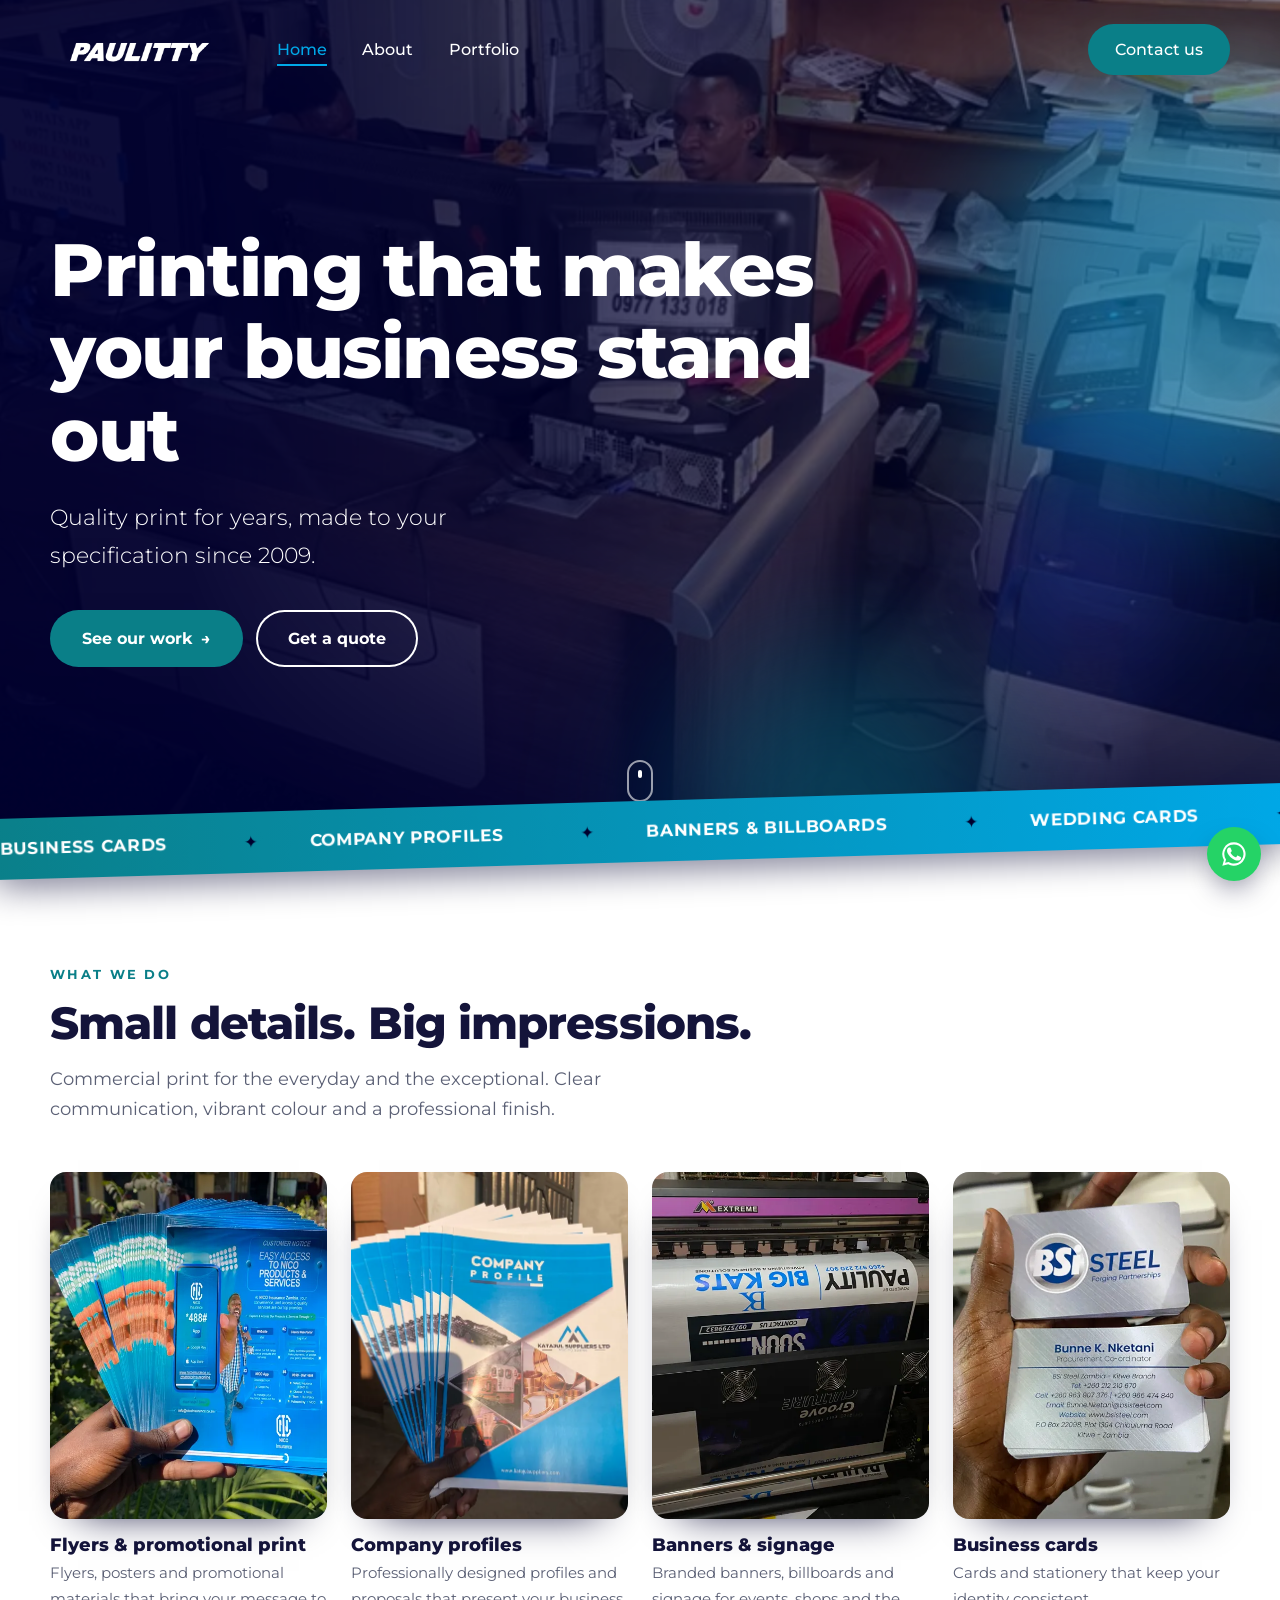
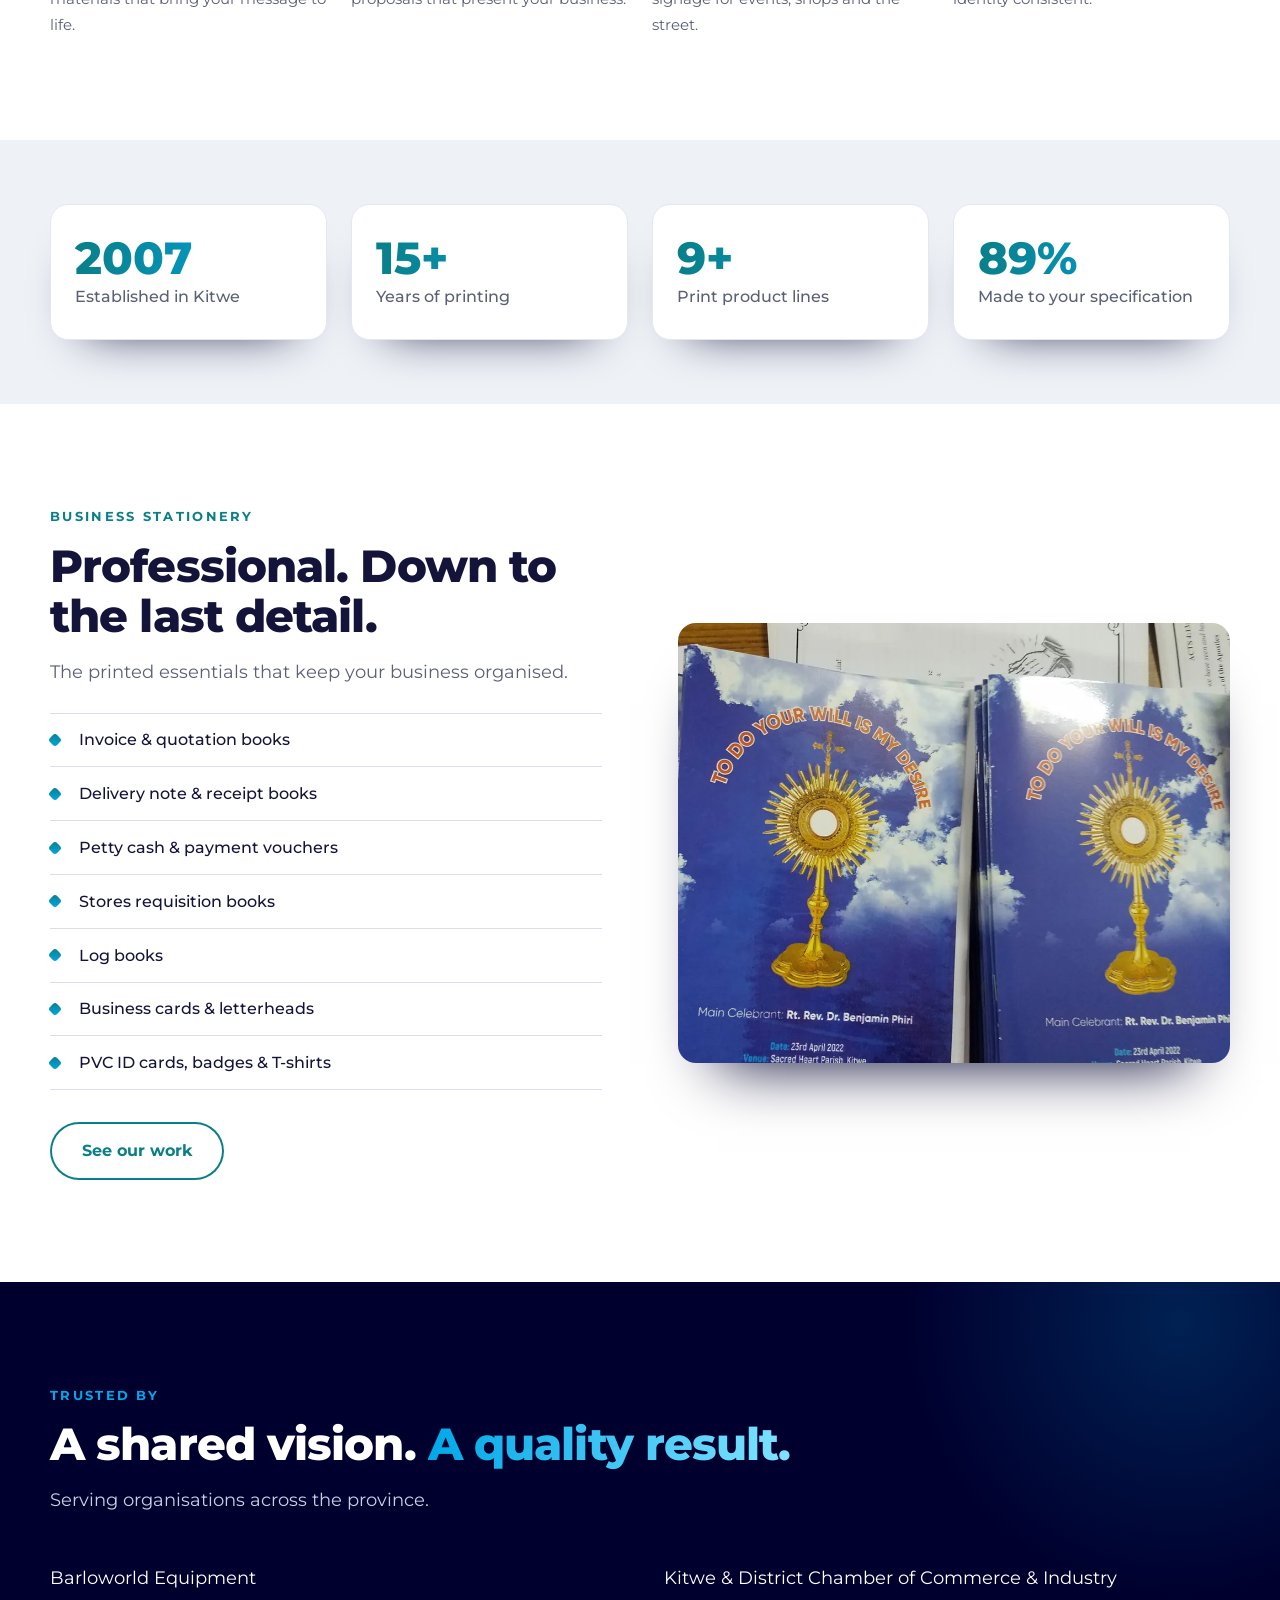
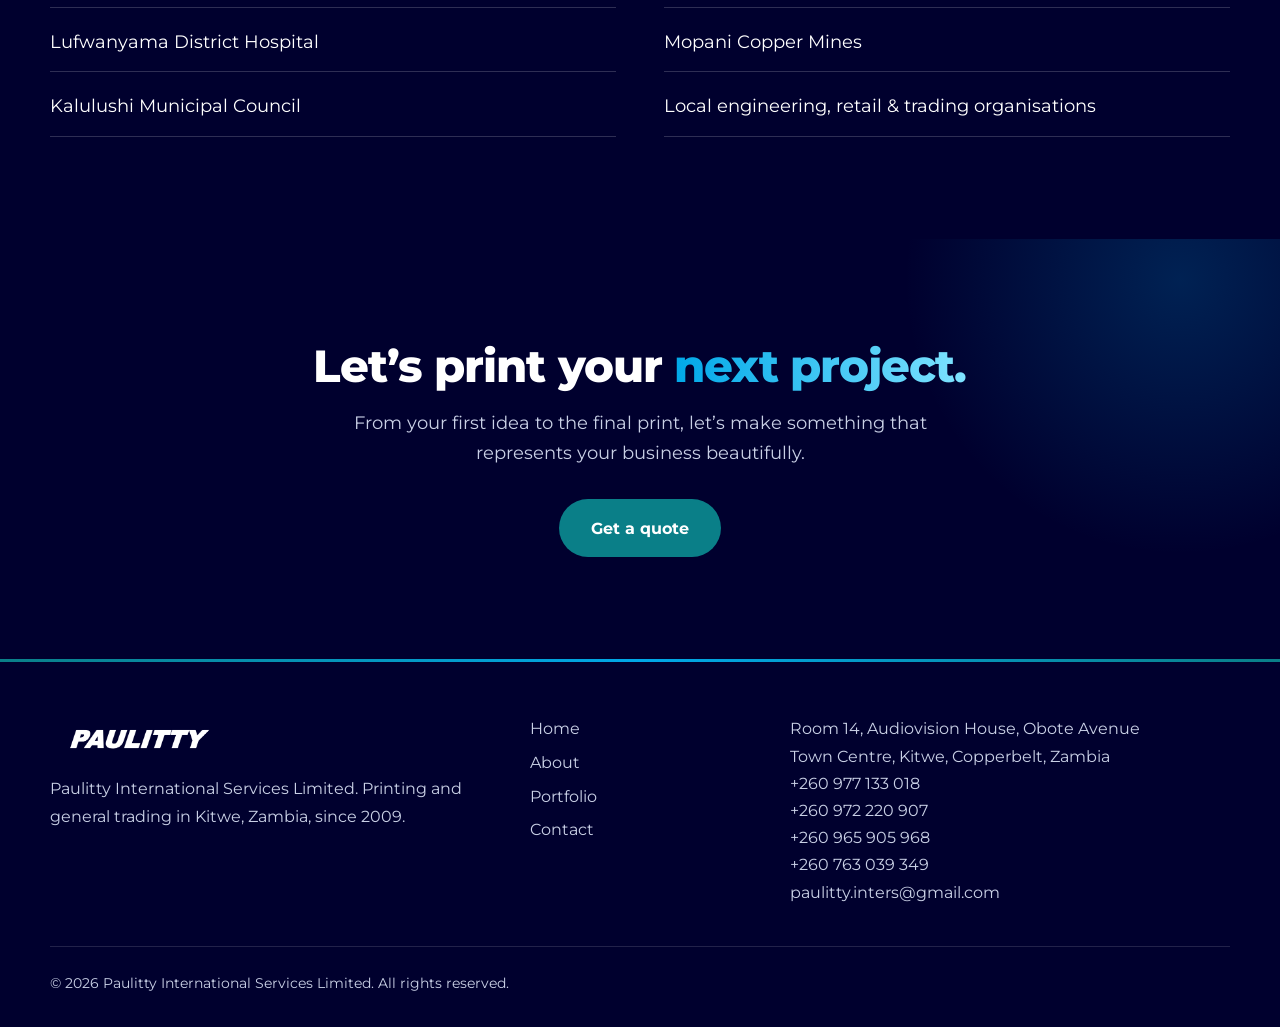
<file: index.html>
<!doctype html>
<html lang="en">
  <head>
    <meta charset="utf-8" />
    <meta name="viewport" content="width=device-width,initial-scale=1" />
    <title>Paulitty | Printing services in Kitwe, Zambia</title>
    <meta
      name="description"
      content="Invoice books, business cards, banners, company profiles, wedding cards and more. Printing in Kitwe on the Copperbelt since 2009."
    />
    <meta name="robots" content="index,follow,max-image-preview:large" />
    <meta name="theme-color" content="#00002e" />
    <link rel="canonical" href="https://paulitty.com/" />
    <link rel="icon" type="image/png" href="assets/img/favicon.png" />
    <link rel="apple-touch-icon" href="assets/img/favicon.png" />
    <meta property="og:type" content="website" />
    <meta
      property="og:site_name"
      content="Paulitty International Services Limited"
    />
    <meta property="og:locale" content="en_ZM" />
    <meta
      property="og:title"
      content="Paulitty | Printing services in Kitwe, Zambia"
    />
    <meta
      property="og:description"
      content="Quality printing for businesses and organisations in Kitwe and across the Copperbelt since 2009."
    />
    <meta property="og:url" content="https://paulitty.com/" />
    <meta
      property="og:image"
      content="https://paulitty.com/assets/img/hero-shop.webp"
    />
    <meta name="twitter:card" content="summary_large_image" />
    <link rel="preconnect" href="https://fonts.googleapis.com" />
    <link rel="preconnect" href="https://fonts.gstatic.com" crossorigin />
    <link
      href="https://fonts.googleapis.com/css2?family=Montserrat:wght@300;400;500;600;700;800&display=swap"
      rel="stylesheet"
    />
    <link rel="stylesheet" href="assets/style.css" />
    <script type="application/ld+json">
      {
        "@context": "https://schema.org",
        "@type": "PrintingService",
        "name": "Paulitty International Services Limited",
        "url": "https://paulitty.com/",
        "image": "https://paulitty.com/assets/img/hero-shop.webp",
        "logo": "https://paulitty.com/assets/img/logo.png",
        "description": "Printing services for businesses and organisations in Kitwe and across the Copperbelt since 2009.",
        "email": "paulitty.inters@gmail.com",
        "telephone": "+260977133018",
        "address": {
          "@type": "PostalAddress",
          "streetAddress": "Room 14, Audiovision House, Obote Avenue",
          "addressLocality": "Kitwe",
          "addressRegion": "Copperbelt",
          "addressCountry": "ZM"
        },
        "areaServed": {
          "@type": "AdministrativeArea",
          "name": "Copperbelt Province, Zambia"
        }
      }
    </script>
  </head>
  <body>
    <div class="topbar">
      <div class="wrap">
        <nav class="nav" aria-label="Main">
          <a class="logo" href="index.html"
            ><img
              src="assets/img/logo-white.png"
              alt="Paulitty"
              width="176"
              height="44"
          /></a>
          <ul>
            <li><a href="index.html" aria-current="page">Home</a></li>
            <li><a href="about.html">About</a></li>
            <li><a href="portfolio.html">Portfolio</a></li>
          </ul>
          <a class="btn" href="contact.html">Contact us</a
          ><button class="menu" aria-expanded="false">Menu</button>
        </nav>
      </div>
    </div>
    <header class="hero">
      <div
        class="hero-bg"
        style="background-image: url(assets/img/hero-shop.webp)"
      ></div>
      <div class="orbs" aria-hidden="true"><i></i><i></i><i></i></div>
      <div class="wrap hero-body">
        <h1>Printing that makes your business stand out</h1>
        <p>Quality print for years, made to your specification since 2009.</p>
        <a class="btn" href="portfolio.html"
          >See our work <span class="arr" aria-hidden="true">→</span></a
        ><a class="btn alt" href="contact.html">Get a quote</a>
      </div>
      <a class="scroll-cue" href="#start" aria-label="Scroll down"></a>
    </header>
    <main id="start">
      <div class="ticker" aria-hidden="true">
        <div class="track">
          <span>Business cards</span><span>Company profiles</span
          ><span>Banners &amp; billboards</span><span>Wedding cards</span
          ><span>Invoice books</span><span>ID cards &amp; badges</span
          ><span>Brochures &amp; flyers</span><span>T-shirt printing</span
          ><span>Certificates</span><span>Packaging</span
          ><span>Business cards</span><span>Company profiles</span
          ><span>Banners &amp; billboards</span><span>Wedding cards</span
          ><span>Invoice books</span><span>ID cards &amp; badges</span
          ><span>Brochures &amp; flyers</span><span>T-shirt printing</span
          ><span>Certificates</span><span>Packaging</span>
        </div>
      </div>
      <section>
        <div class="wrap">
          <span class="kicker">What we do</span>
          <h2>Small details. Big impressions.</h2>
          <p class="lead">
            Commercial print for the everyday and the exceptional. Clear
            communication, vibrant colour and a professional finish.
          </p>
          <div class="tiles">
            <div class="tile">
              <div class="tile-img">
                <img
                  src="assets/img/flyers-1.webp"
                  alt="Flyers & promotional print"
                  loading="lazy"
                />
              </div>
              <h3>Flyers & promotional print</h3>
              <p>
                Flyers, posters and promotional materials that bring your
                message to life.
              </p>
            </div>
            <div class="tile">
              <div class="tile-img">
                <img
                  src="assets/img/company-profiles-1.webp"
                  alt="Company profiles"
                  loading="lazy"
                />
              </div>
              <h3>Company profiles</h3>
              <p>
                Professionally designed profiles and proposals that present your
                business.
              </p>
            </div>
            <div class="tile">
              <div class="tile-img">
                <img
                  src="assets/img/banners-5.webp"
                  alt="Banners & signage"
                  loading="lazy"
                />
              </div>
              <h3>Banners & signage</h3>
              <p>
                Branded banners, billboards and signage for events, shops and
                the street.
              </p>
            </div>
            <div class="tile">
              <div class="tile-img">
                <img
                  src="assets/img/business-cards-8.webp"
                  alt="Business cards"
                  loading="lazy"
                />
              </div>
              <h3>Business cards</h3>
              <p>Cards and stationery that keep your identity consistent.</p>
            </div>
          </div>
        </div>
      </section>
      <section class="mist" style="padding-block: clamp(2.5rem, 5vw, 4rem)">
        <div class="wrap stats">
          <div class="stat">
            <b data-count="2009" data-from="1990">2009</b
            ><span>Established in Kitwe</span>
          </div>
          <div class="stat">
            <b data-since="2009" data-suffix="+">17+</b
            ><span>Years of printing</span>
          </div>
          <div class="stat">
            <b data-count="10" data-suffix="+">10+</b
            ><span>Print product lines</span>
          </div>
          <div class="stat">
            <b data-count="100" data-suffix="%">100%</b
            ><span>Made to your specification</span>
          </div>
        </div>
      </section>
      <section>
        <div class="wrap split">
          <div>
            <span class="kicker">Business stationery</span>
            <h2>Professional. Down to the last detail.</h2>
            <p class="lead">
              The printed essentials that keep your business organised.
            </p>
            <ul class="list">
              <li>Invoice &amp; quotation books</li>
              <li>Delivery note &amp; receipt books</li>
              <li>Petty cash &amp; payment vouchers</li>
              <li>Stores requisition books</li>
              <li>Log books</li>
              <li>Business cards &amp; letterheads</li>
              <li>PVC ID cards, badges &amp; T-shirts</li>
            </ul>
            <p style="margin-top: 2rem">
              <a class="btn line" href="portfolio.html">See our work</a>
            </p>
          </div>
          <img
            src="assets/img/books-1.webp"
            alt="Printed booklets by Paulitty"
            loading="lazy"
          />
        </div>
      </section>
      <section class="dark">
        <div class="wrap">
          <span class="kicker">Trusted by</span>
          <h2>A shared vision. <span class="sky">A quality result.</span></h2>
          <p class="lead" style="color: #c9d0e6">
            Serving organisations across the province.
          </p>
          <div class="clients">
            <p>Barloworld Equipment</p>
            <p>Kitwe &amp; District Chamber of Commerce &amp; Industry</p>
            <p>Lufwanyama District Hospital</p>
            <p>Mopani Copper Mines</p>
            <p>Kalulushi Municipal Council</p>
            <p>Local engineering, retail &amp; trading organisations</p>
          </div>
        </div>
      </section>
      <section class="dark band">
        <div class="wrap">
          <h2>Let’s print your <span class="sky">next project.</span></h2>
          <p class="lead">
            From your first idea to the final print, let’s make something that
            represents your business beautifully.
          </p>
          <a class="btn" href="contact.html">Get a quote</a>
        </div>
      </section>
    </main>
    <footer>
      <div class="wrap">
        <div class="foot">
          <div>
            <img
              src="assets/img/logo-white.png"
              alt="Paulitty"
              width="176"
              height="44"
            />
            <p>
              Paulitty International Services Limited. Printing and general
              trading in Kitwe, Zambia, since 2009.
            </p>
          </div>
          <ul>
            <li><a href="index.html">Home</a></li>
            <li><a href="about.html">About</a></li>
            <li><a href="portfolio.html">Portfolio</a></li>
            <li><a href="contact.html">Contact</a></li>
          </ul>
          <div>
            <p>
              Room 14, Audiovision House, Obote Avenue<br />Town Centre, Kitwe,
              Copperbelt, Zambia
            </p>
            <p>
              <a href="tel:+260977133018">+260 977 133 018</a><br /><a
                href="tel:+260972220907"
                >+260 972 220 907</a
              ><br /><a href="tel:+260965905968">+260 965 905 968</a><br /><a
                href="tel:+260763039349"
                >+260 763 039 349</a
              ><br /><a href="mailto:paulitty.inters@gmail.com"
                >paulitty.inters@gmail.com</a
              >
            </p>
          </div>
        </div>
        <p class="copy">
          © 2026 Paulitty International Services Limited. All rights reserved.
        </p>
      </div>
    </footer>
    <script src="assets/main.js" defer></script>
  </body>
</html>
</file>
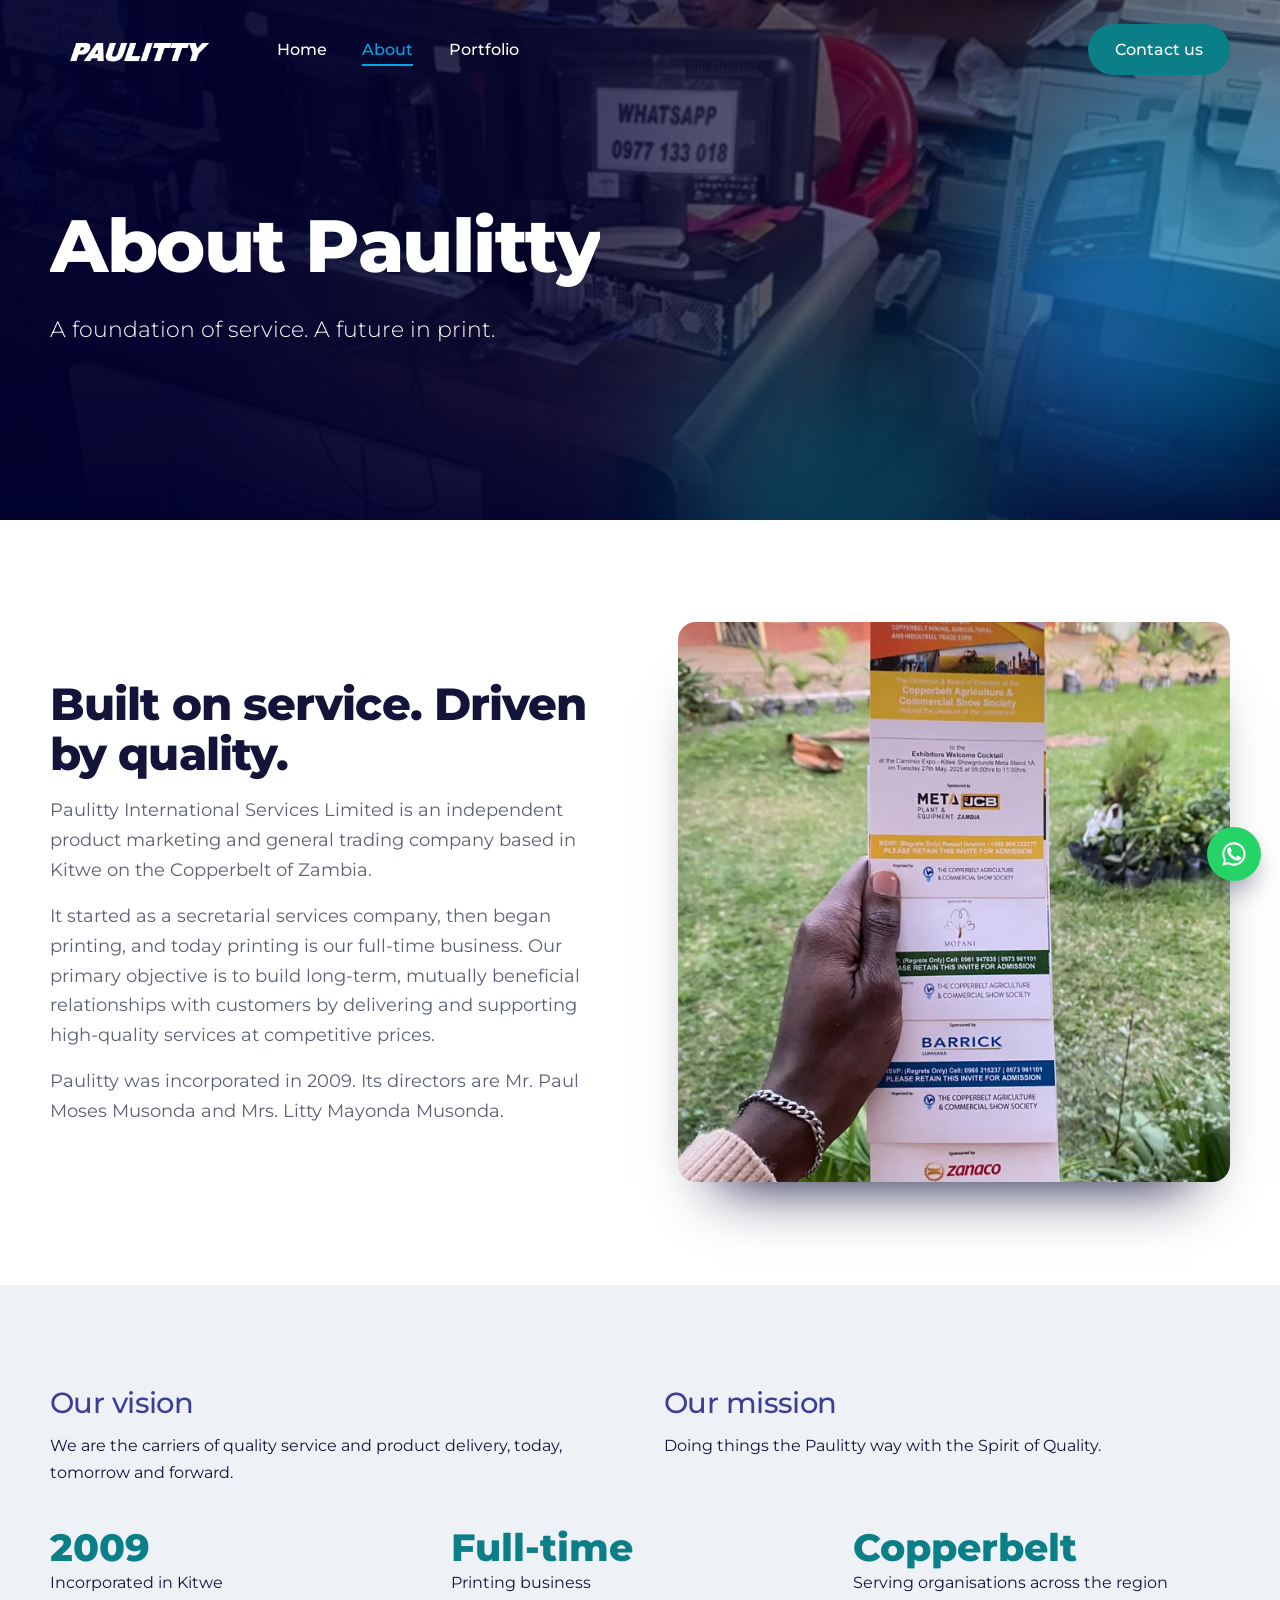
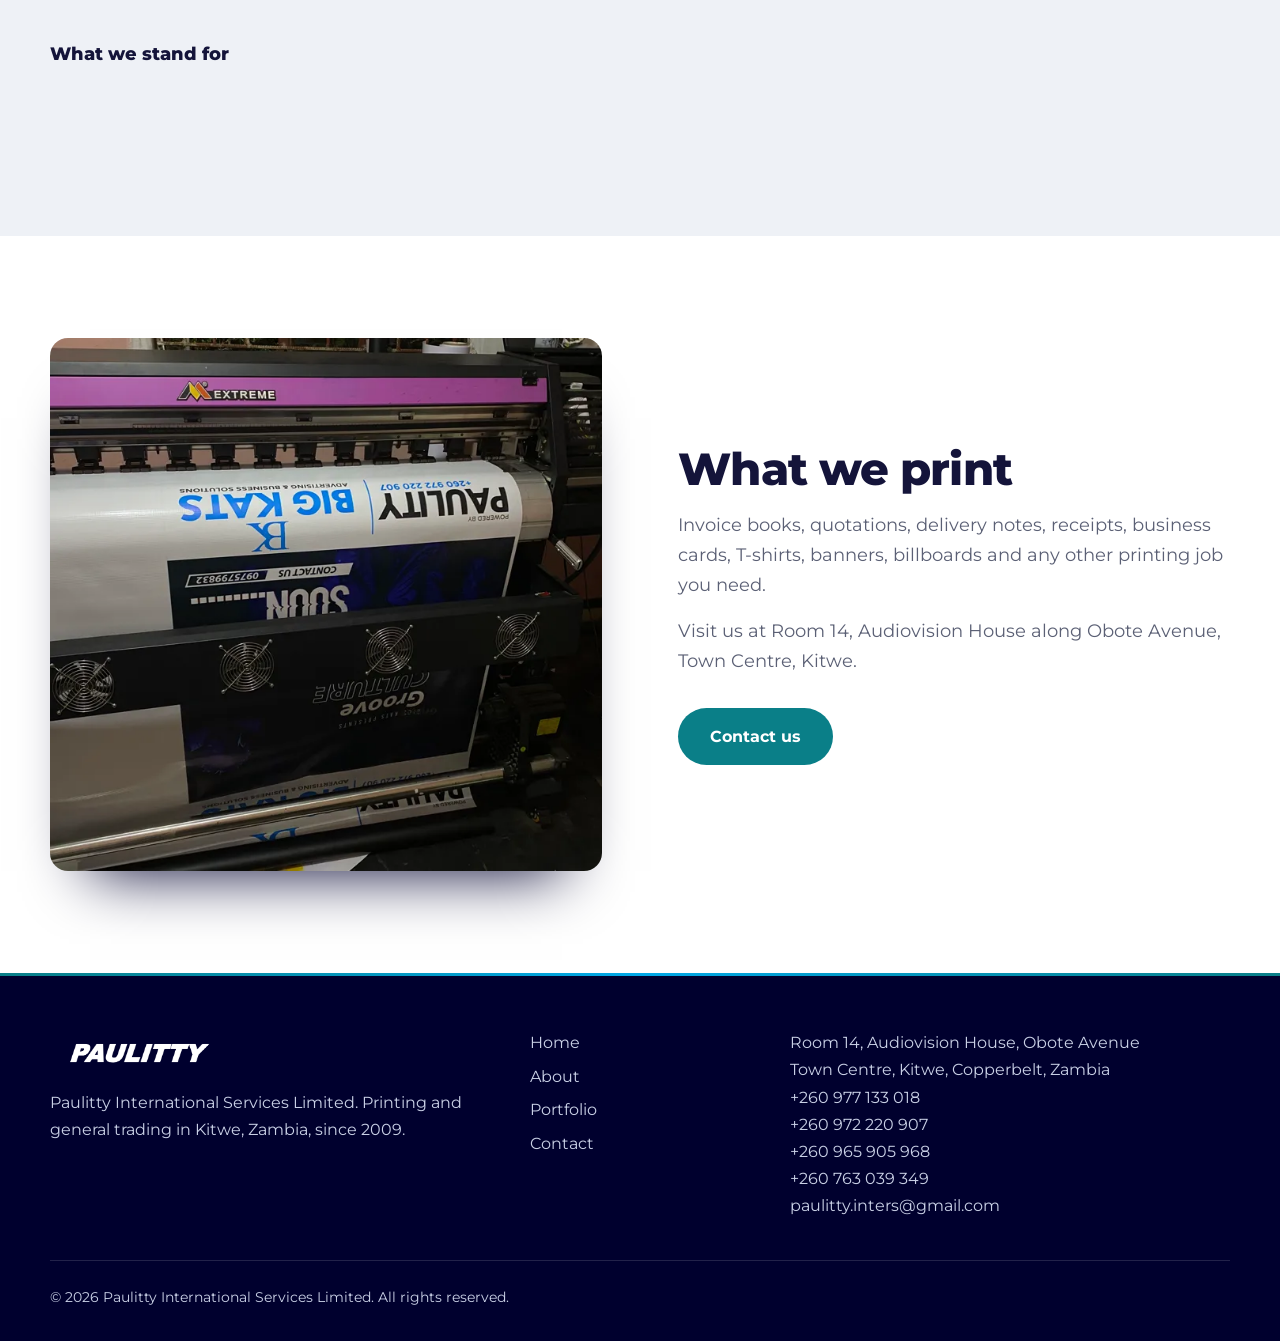
<file: about.html>
<!doctype html>
<html lang="en">
  <head>
    <meta charset="utf-8" />
    <meta name="viewport" content="width=device-width,initial-scale=1" />
    <title>About | Paulitty International Services Limited</title>
    <meta
      name="description"
      content="Paulitty has been printing for businesses and organisations on the Copperbelt since 2009."
    />
    <meta name="robots" content="index,follow,max-image-preview:large" />
    <meta name="theme-color" content="#00002e" />
    <link rel="canonical" href="https://paulitty.com/about.html" />
    <link rel="icon" type="image/png" href="assets/img/favicon.png" />
    <link rel="apple-touch-icon" href="assets/img/favicon.png" />
    <meta property="og:type" content="website" />
    <meta
      property="og:site_name"
      content="Paulitty International Services Limited"
    />
    <meta property="og:locale" content="en_ZM" />
    <meta
      property="og:title"
      content="About Paulitty International Services Limited"
    />
    <meta
      property="og:description"
      content="Learn about Paulitty, a printing business serving Kitwe and the Copperbelt since 2009."
    />
    <meta property="og:url" content="https://paulitty.com/about.html" />
    <meta
      property="og:image"
      content="https://paulitty.com/assets/img/hero-shop.webp"
    />
    <meta name="twitter:card" content="summary_large_image" />
    <link rel="preconnect" href="https://fonts.googleapis.com" />
    <link rel="preconnect" href="https://fonts.gstatic.com" crossorigin />
    <link
      href="https://fonts.googleapis.com/css2?family=Montserrat:wght@300;400;500;600;700;800&display=swap"
      rel="stylesheet"
    />
    <link rel="stylesheet" href="assets/style.css" />
  </head>
  <body>
    <div class="topbar">
      <div class="wrap">
        <nav class="nav" aria-label="Main">
          <a class="logo" href="index.html"
            ><img
              src="assets/img/logo-white.png"
              alt="Paulitty"
              width="176"
              height="44"
          /></a>
          <ul>
            <li><a href="index.html">Home</a></li>
            <li><a href="about.html" aria-current="page">About</a></li>
            <li><a href="portfolio.html">Portfolio</a></li>
          </ul>
          <a class="btn" href="contact.html">Contact us</a
          ><button class="menu" aria-expanded="false">Menu</button>
        </nav>
      </div>
    </div>
    <header class="hero sm">
      <div
        class="hero-bg"
        style="background-image: url(assets/img/hero-shop.webp)"
      ></div>
      <div class="orbs" aria-hidden="true"><i></i><i></i><i></i></div>
      <div class="wrap hero-body">
        <h1>About Paulitty</h1>
        <p>A foundation of service. A future in print.</p>
      </div>
    </header>
    <main>
      <section>
        <div class="wrap split">
          <div>
            <h2>Built on service. Driven by quality.</h2>
            <p class="lead">
              Paulitty International Services Limited is an independent product
              marketing and general trading company based in Kitwe on the
              Copperbelt of Zambia.
            </p>
            <p class="lead">
              It started as a secretarial services company, then began printing,
              and today printing is our full-time business. Our primary
              objective is to build long-term, mutually beneficial relationships
              with customers by delivering and supporting high-quality services
              at competitive prices.
            </p>
            <p class="lead">
              Paulitty was incorporated in 2009. Its directors are Mr. Paul
              Moses Musonda and Mrs. Litty Mayonda Musonda.
            </p>
          </div>
          <img
            src="assets/img/brochures-2.webp"
            alt="Printed invitation held up at a Copperbelt trade expo"
            loading="lazy"
          />
        </div>
      </section>
      <section class="mist">
        <div class="wrap">
          <div class="vm">
            <div>
              <h2>Our vision</h2>
              <p>
                We are the carriers of quality service and product delivery,
                today, tomorrow and forward.
              </p>
            </div>
            <div>
              <h2>Our mission</h2>
              <p>Doing things the Paulitty way with the Spirit of Quality.</p>
            </div>
          </div>
          <div class="facts">
            <div><b>2009</b>Incorporated in Kitwe</div>
            <div><b>Full-time</b>Printing business</div>
            <div><b>Copperbelt</b>Serving organisations across the region</div>
          </div>
          <h3 style="margin-top: 3rem">What we stand for</h3>
          <div class="values">
            <span>Collaboration</span><span>Respect</span><span>Innovation</span
            ><span>Safety</span><span>Success</span><span>Integrity</span>
          </div>
        </div>
      </section>
      <section>
        <div class="wrap split">
          <img
            src="assets/img/banners-5.webp"
            alt="Large-format printer producing a banner"
            loading="lazy"
          />
          <div>
            <h2>What we print</h2>
            <p class="lead">
              Invoice books, quotations, delivery notes, receipts, business
              cards, T-shirts, banners, billboards and any other printing job
              you need.
            </p>
            <p class="lead">
              Visit us at Room 14, Audiovision House along Obote Avenue, Town
              Centre, Kitwe.
            </p>
            <p style="margin-top: 2rem">
              <a class="btn" href="contact.html">Contact us</a>
            </p>
          </div>
        </div>
      </section>
    </main>
    <footer>
      <div class="wrap">
        <div class="foot">
          <div>
            <img
              src="assets/img/logo-white.png"
              alt="Paulitty"
              width="176"
              height="44"
            />
            <p>
              Paulitty International Services Limited. Printing and general
              trading in Kitwe, Zambia, since 2009.
            </p>
          </div>
          <ul>
            <li><a href="index.html">Home</a></li>
            <li><a href="about.html">About</a></li>
            <li><a href="portfolio.html">Portfolio</a></li>
            <li><a href="contact.html">Contact</a></li>
          </ul>
          <div>
            <p>
              Room 14, Audiovision House, Obote Avenue<br />Town Centre, Kitwe,
              Copperbelt, Zambia
            </p>
            <p>
              <a href="tel:+260977133018">+260 977 133 018</a><br /><a
                href="tel:+260972220907"
                >+260 972 220 907</a
              ><br /><a href="tel:+260965905968">+260 965 905 968</a><br /><a
                href="tel:+260763039349"
                >+260 763 039 349</a
              ><br /><a href="mailto:paulitty.inters@gmail.com"
                >paulitty.inters@gmail.com</a
              >
            </p>
          </div>
        </div>
        <p class="copy">
          © 2026 Paulitty International Services Limited. All rights reserved.
        </p>
      </div>
    </footer>
    <script src="assets/main.js" defer></script>
  </body>
</html>
</file>
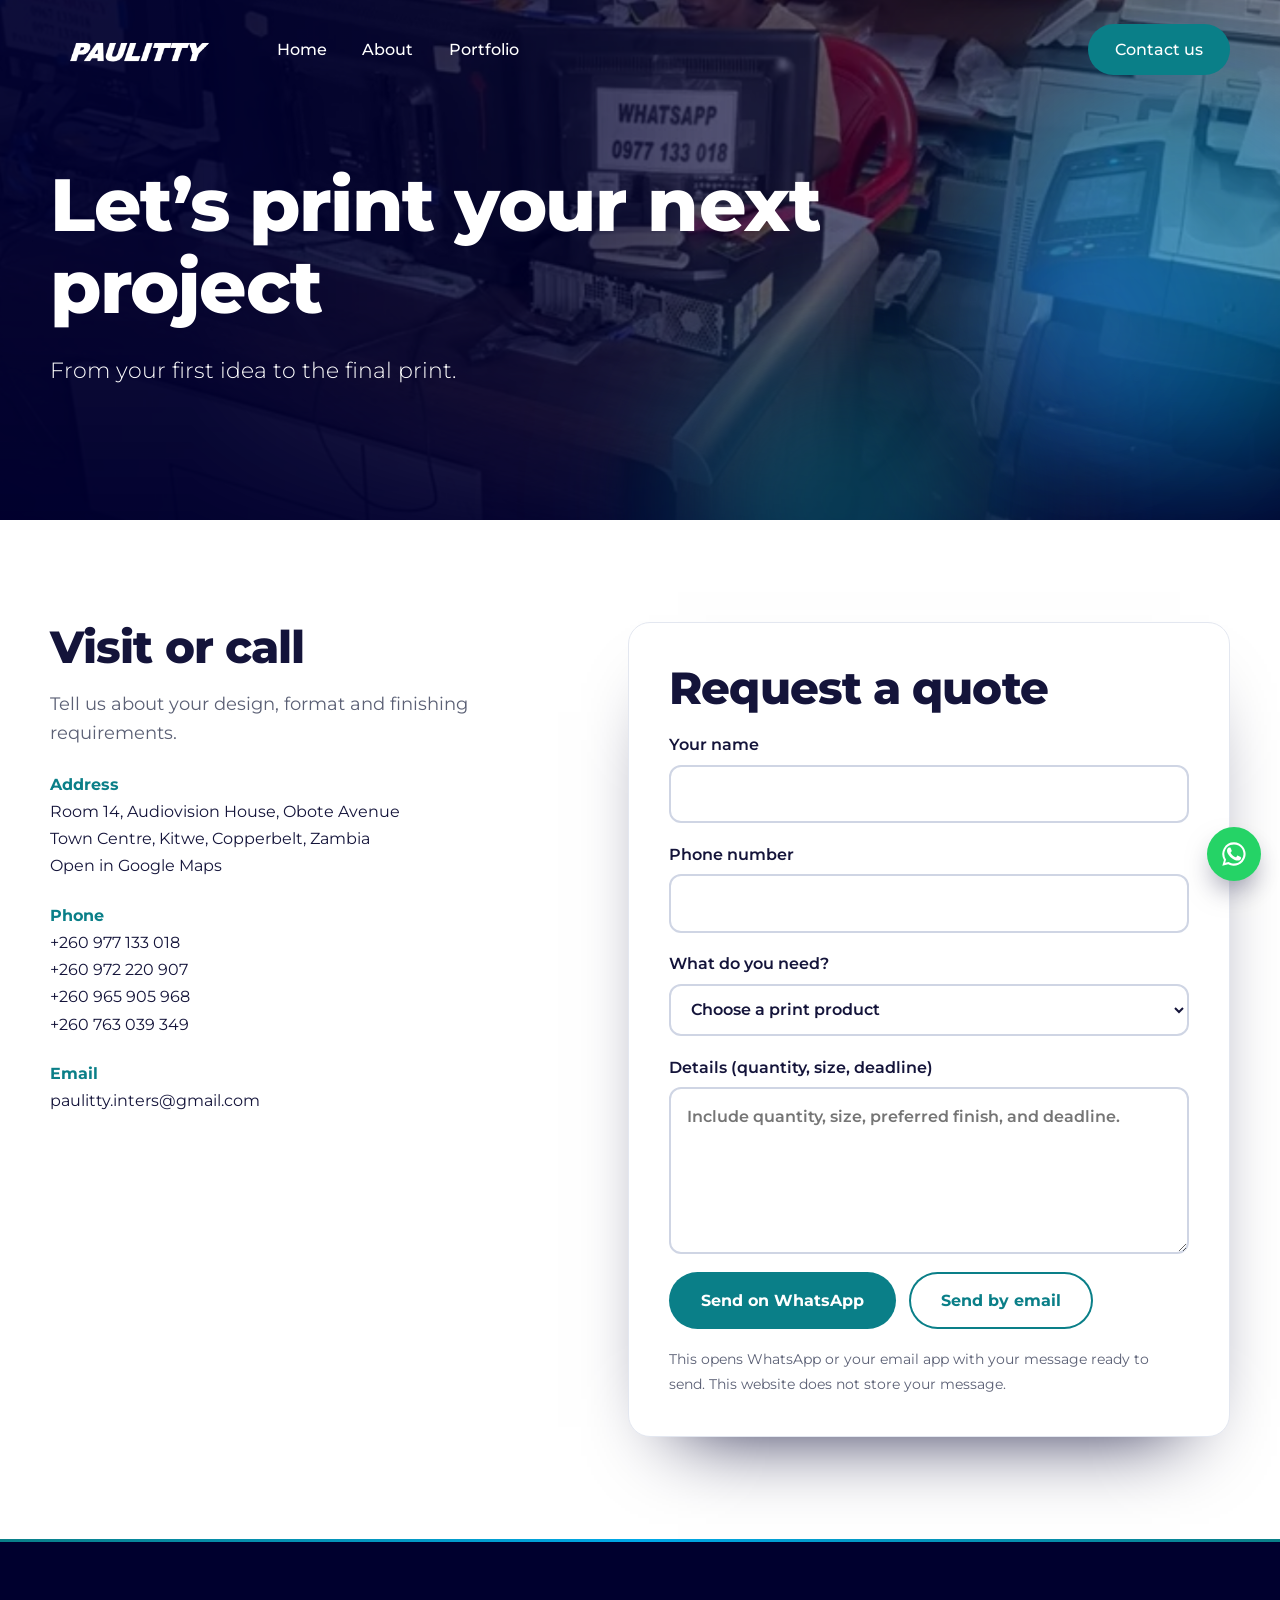
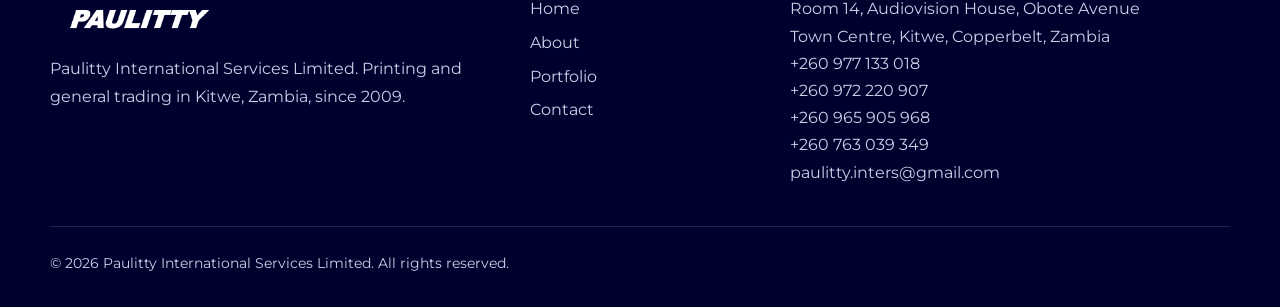
<file: contact.html>
<!doctype html>
<html lang="en">
  <head>
    <meta charset="utf-8" />
    <meta name="viewport" content="width=device-width,initial-scale=1" />
    <title>Contact Paulitty | Printing quotes in Kitwe</title>
    <meta
      name="description"
      content="Get a printing quote from Paulitty in Kitwe. Call, email or send a WhatsApp message."
    />
    <meta name="robots" content="index,follow,max-image-preview:large" />
    <meta name="theme-color" content="#00002e" />
    <link rel="canonical" href="https://paulitty.com/contact.html" />
    <link rel="icon" type="image/png" href="assets/img/favicon.png" />
    <link rel="apple-touch-icon" href="assets/img/favicon.png" />
    <meta property="og:type" content="website" />
    <meta
      property="og:site_name"
      content="Paulitty International Services Limited"
    />
    <meta property="og:locale" content="en_ZM" />
    <meta
      property="og:title"
      content="Contact Paulitty | Printing quotes in Kitwe"
    />
    <meta
      property="og:description"
      content="Contact Paulitty in Kitwe for printing quotes, or visit Room 14, Audiovision House on Obote Avenue."
    />
    <meta property="og:url" content="https://paulitty.com/contact.html" />
    <meta
      property="og:image"
      content="https://paulitty.com/assets/img/hero-shop.webp"
    />
    <meta name="twitter:card" content="summary_large_image" />
    <link rel="preconnect" href="https://fonts.googleapis.com" />
    <link rel="preconnect" href="https://fonts.gstatic.com" crossorigin />
    <link
      href="https://fonts.googleapis.com/css2?family=Montserrat:wght@300;400;500;600;700;800&display=swap"
      rel="stylesheet"
    />
    <link rel="stylesheet" href="assets/style.css" />
  </head>
  <body>
    <div class="topbar">
      <div class="wrap">
        <nav class="nav" aria-label="Main">
          <a class="logo" href="index.html"
            ><img
              src="assets/img/logo-white.png"
              alt="Paulitty"
              width="176"
              height="44"
          /></a>
          <ul>
            <li><a href="index.html">Home</a></li>
            <li><a href="about.html">About</a></li>
            <li><a href="portfolio.html">Portfolio</a></li>
          </ul>
          <a class="btn" href="contact.html">Contact us</a
          ><button class="menu" aria-expanded="false">Menu</button>
        </nav>
      </div>
    </div>
    <header class="hero sm">
      <div
        class="hero-bg"
        style="background-image: url(assets/img/hero-shop.webp)"
      ></div>
      <div class="orbs" aria-hidden="true"><i></i><i></i><i></i></div>
      <div class="wrap hero-body">
        <h1>Let’s print your next project</h1>
        <p>From your first idea to the final print.</p>
      </div>
    </header>
    <main>
      <section>
        <div class="wrap contact">
          <div class="info">
            <h2>Visit or call</h2>
            <p class="lead">
              Tell us about your design, format and finishing requirements.
            </p>
            <dl>
              <dt>Address</dt>
              <dd>
                Room 14, Audiovision House, Obote Avenue<br />Town Centre,
                Kitwe, Copperbelt, Zambia<br /><a
                  href="https://www.google.com/maps/search/?api=1&query=Room+14+Audiovision+House+Obote+Avenue+Kitwe"
                  target="_blank"
                  rel="noopener noreferrer"
                  >Open in Google Maps</a
                >
              </dd>
              <dt>Phone</dt>
              <dd>
                <a href="tel:+260977133018">+260 977 133 018</a><br /><a
                  href="tel:+260972220907"
                  >+260 972 220 907</a
                ><br /><a href="tel:+260965905968">+260 965 905 968</a><br /><a
                  href="tel:+260763039349"
                  >+260 763 039 349</a
                >
              </dd>
              <dt>Email</dt>
              <dd>
                <a href="mailto:paulitty.inters@gmail.com"
                  >paulitty.inters@gmail.com</a
                >
              </dd>
            </dl>
          </div>
          <form id="quote" method="post" autocomplete="on">
            <h2>Request a quote</h2>
            <label
              >Your name<input
                name="name"
                type="text"
                required
                minlength="2"
                maxlength="100"
                autocomplete="name"
            /></label>
            <label
              >Phone number<input
                name="phone"
                type="tel"
                required
                autocomplete="tel"
                inputmode="tel"
                pattern="\+?[0-9](?:[0-9]| |\.|\(|\)|-){5,28}[0-9]"
                maxlength="30"
                title="Use 7 to 15 digits; spaces, +, parentheses, periods, and hyphens are allowed."
            /></label>
            <label>
              What do you need?
              <select name="need" required>
                <option value="" selected disabled>
                  Choose a print product
                </option>
                <option value="Business cards">Business cards</option>
                <option value="Invoice / receipt / quotation books">
                  Invoice / receipt / quotation books
                </option>
                <option value="Banners & signage">Banners &amp; signage</option>
                <option value="Company profile or brochure">
                  Company profile or brochure
                </option>
                <option value="Wedding or event cards">
                  Wedding or event cards
                </option>
                <option value="ID cards & badges">ID cards &amp; badges</option>
                <option value="T-shirt printing">T-shirt printing</option>
                <option value="Something else">Something else</option>
              </select>
            </label>
            <label
              >Details (quantity, size, deadline)<textarea
                name="msg"
                rows="5"
                required
                minlength="10"
                maxlength="2000"
                placeholder="Include quantity, size, preferred finish, and deadline."
              ></textarea>
            </label>
            <div class="actions">
              <button class="btn" type="submit" value="whatsapp">
                Send on WhatsApp</button
              ><button class="btn line" type="submit" value="email">
                Send by email
              </button>
            </div>
            <p class="note" id="quote-note">
              This opens WhatsApp or your email app with your message ready to
              send. This website does not store your message.
            </p>
          </form>
        </div>
      </section>
    </main>
    <footer>
      <div class="wrap">
        <div class="foot">
          <div>
            <img
              src="assets/img/logo-white.png"
              alt="Paulitty"
              width="176"
              height="44"
            />
            <p>
              Paulitty International Services Limited. Printing and general
              trading in Kitwe, Zambia, since 2009.
            </p>
          </div>
          <ul>
            <li><a href="index.html">Home</a></li>
            <li><a href="about.html">About</a></li>
            <li><a href="portfolio.html">Portfolio</a></li>
            <li><a href="contact.html">Contact</a></li>
          </ul>
          <div>
            <p>
              Room 14, Audiovision House, Obote Avenue<br />Town Centre, Kitwe,
              Copperbelt, Zambia
            </p>
            <p>
              <a href="tel:+260977133018">+260 977 133 018</a><br /><a
                href="tel:+260972220907"
                >+260 972 220 907</a
              ><br /><a href="tel:+260965905968">+260 965 905 968</a><br /><a
                href="tel:+260763039349"
                >+260 763 039 349</a
              ><br /><a href="mailto:paulitty.inters@gmail.com"
                >paulitty.inters@gmail.com</a
              >
            </p>
          </div>
        </div>
        <p class="copy">
          © 2026 Paulitty International Services Limited. All rights reserved.
        </p>
      </div>
    </footer>
    <script src="assets/main.js" defer></script>
  </body>
</html>
</file>
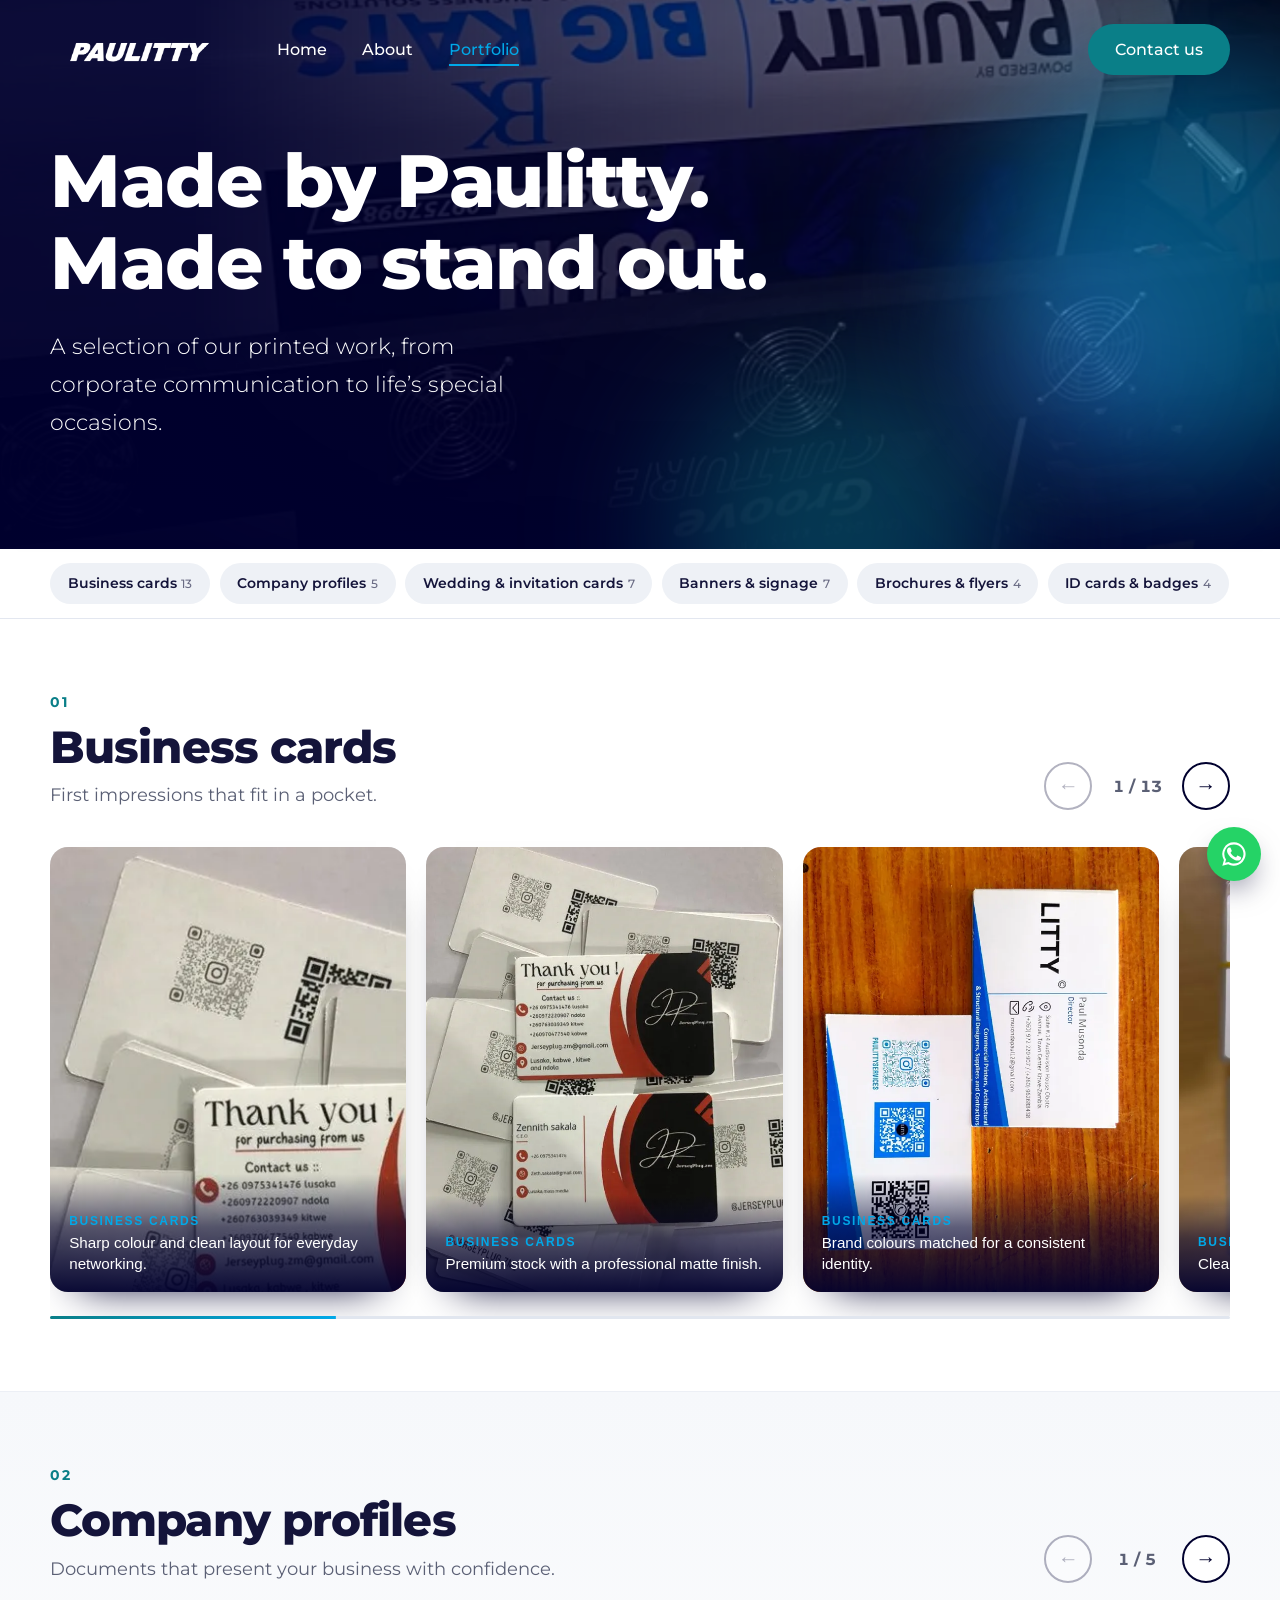
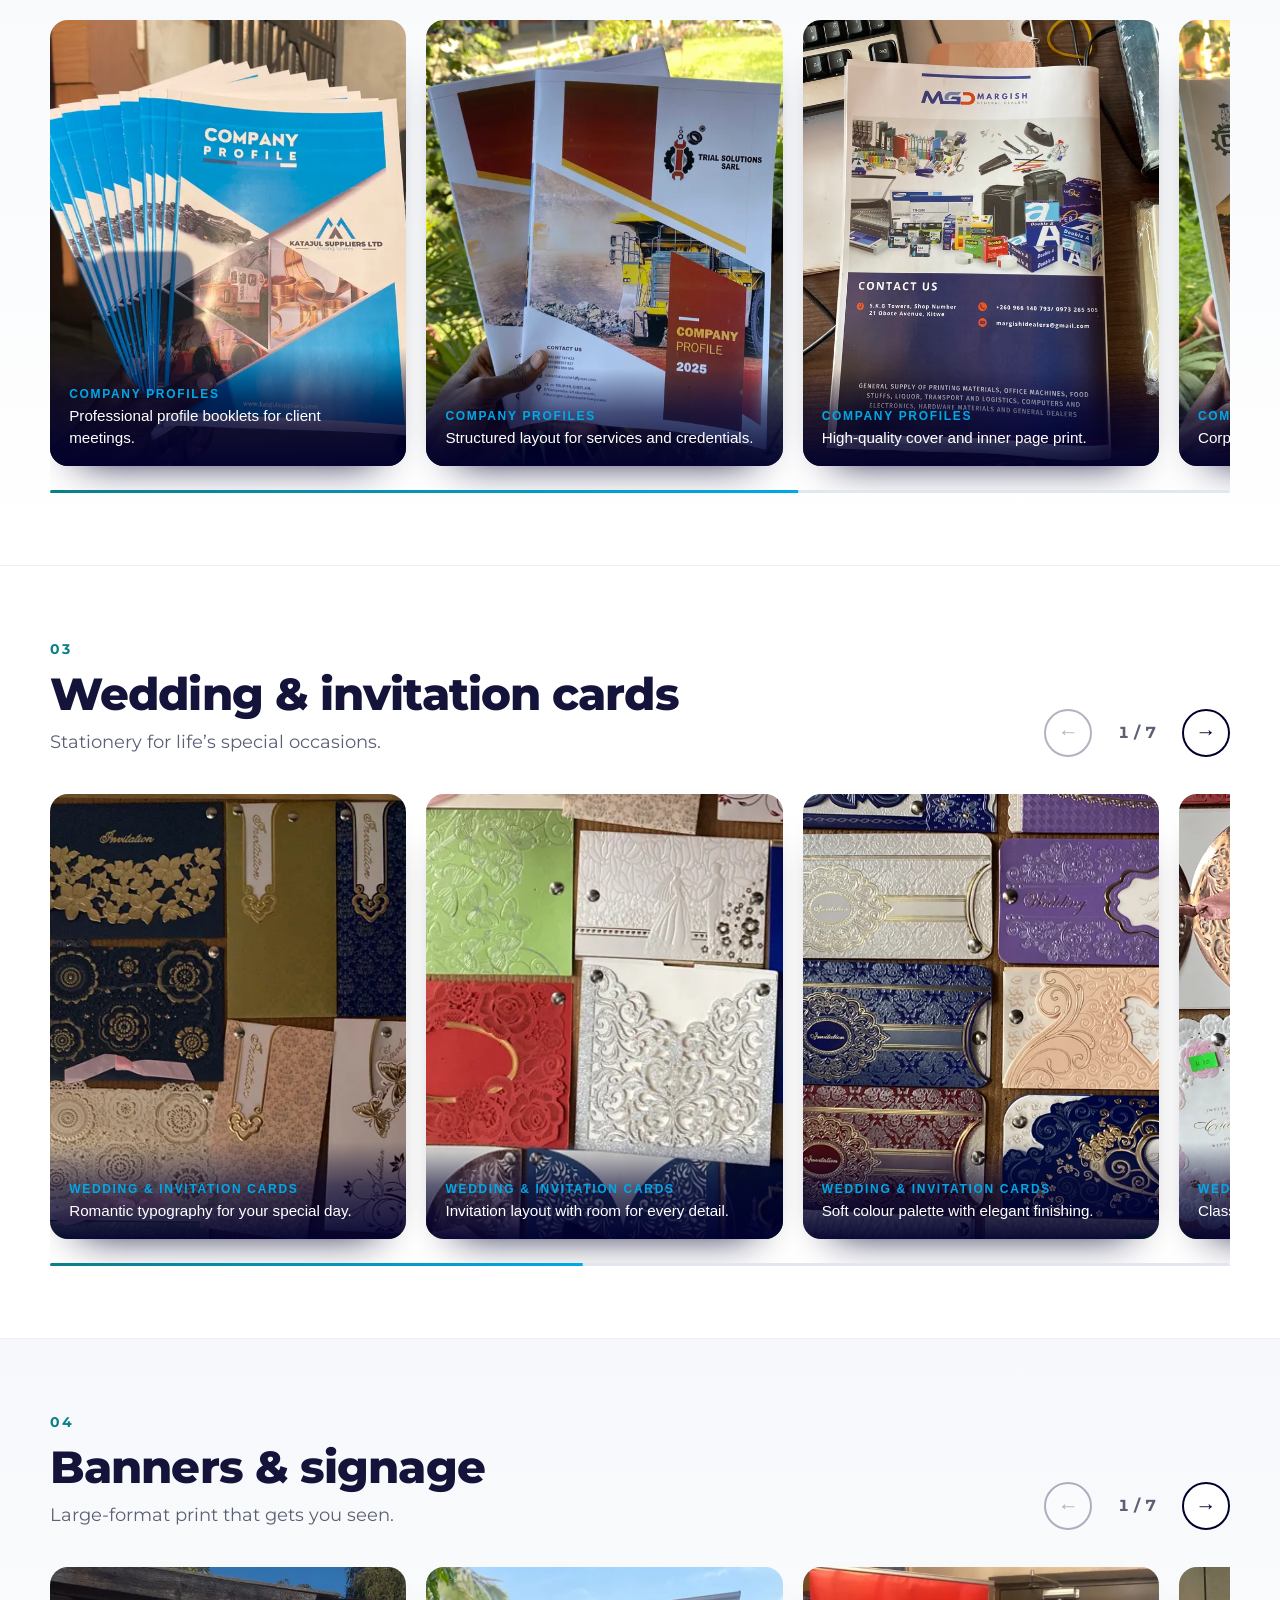
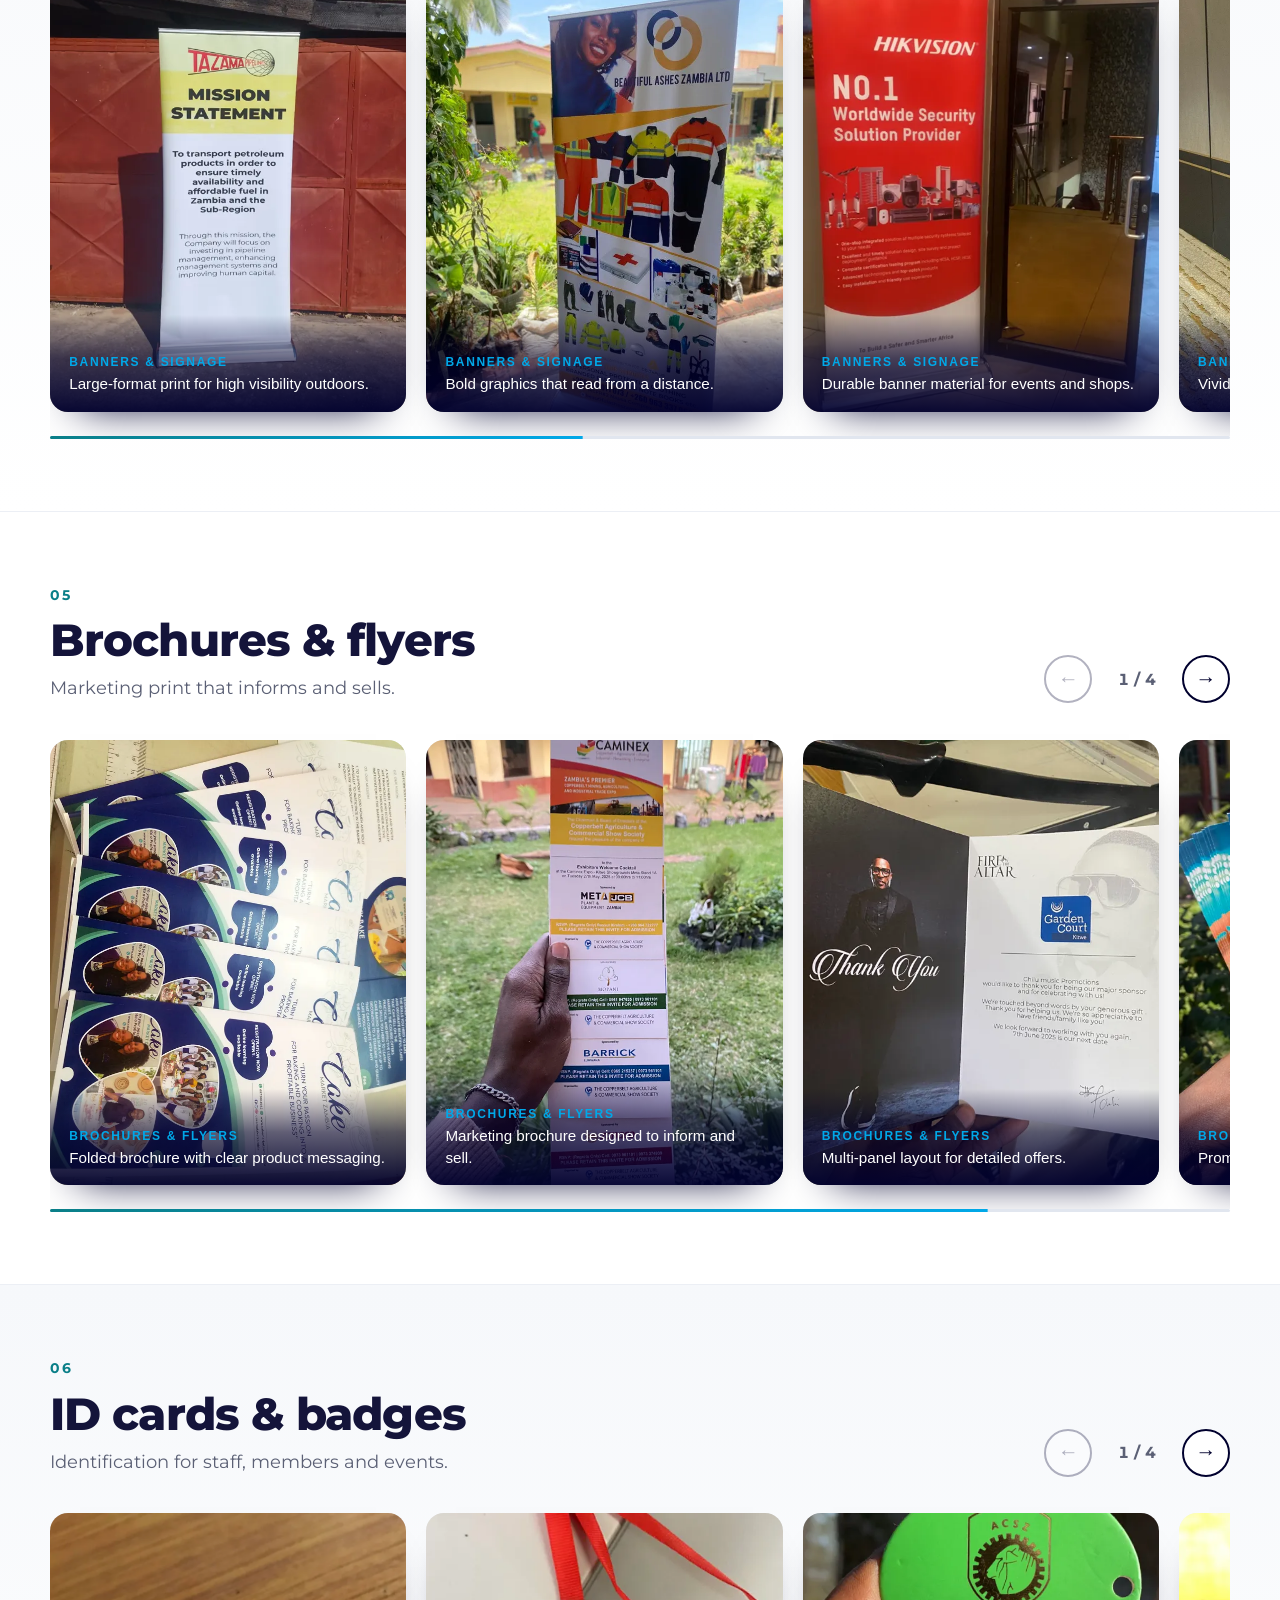
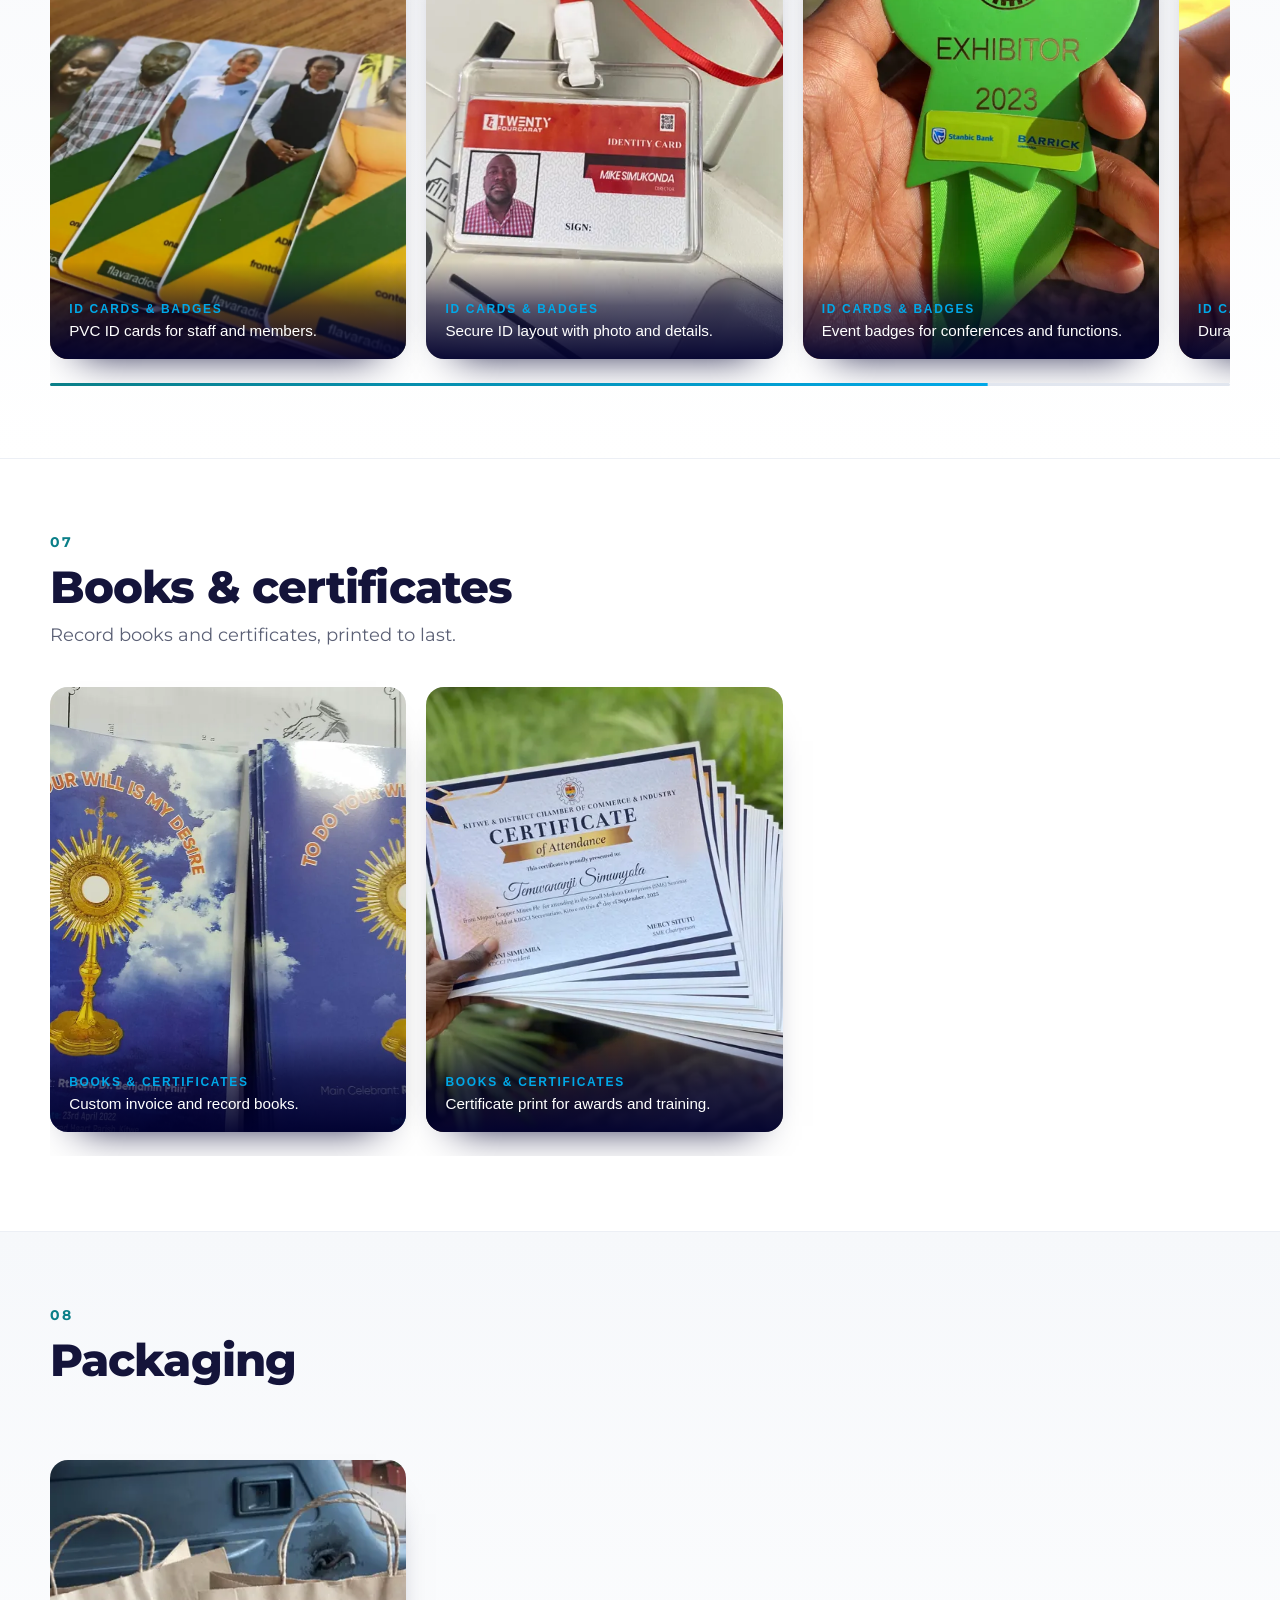
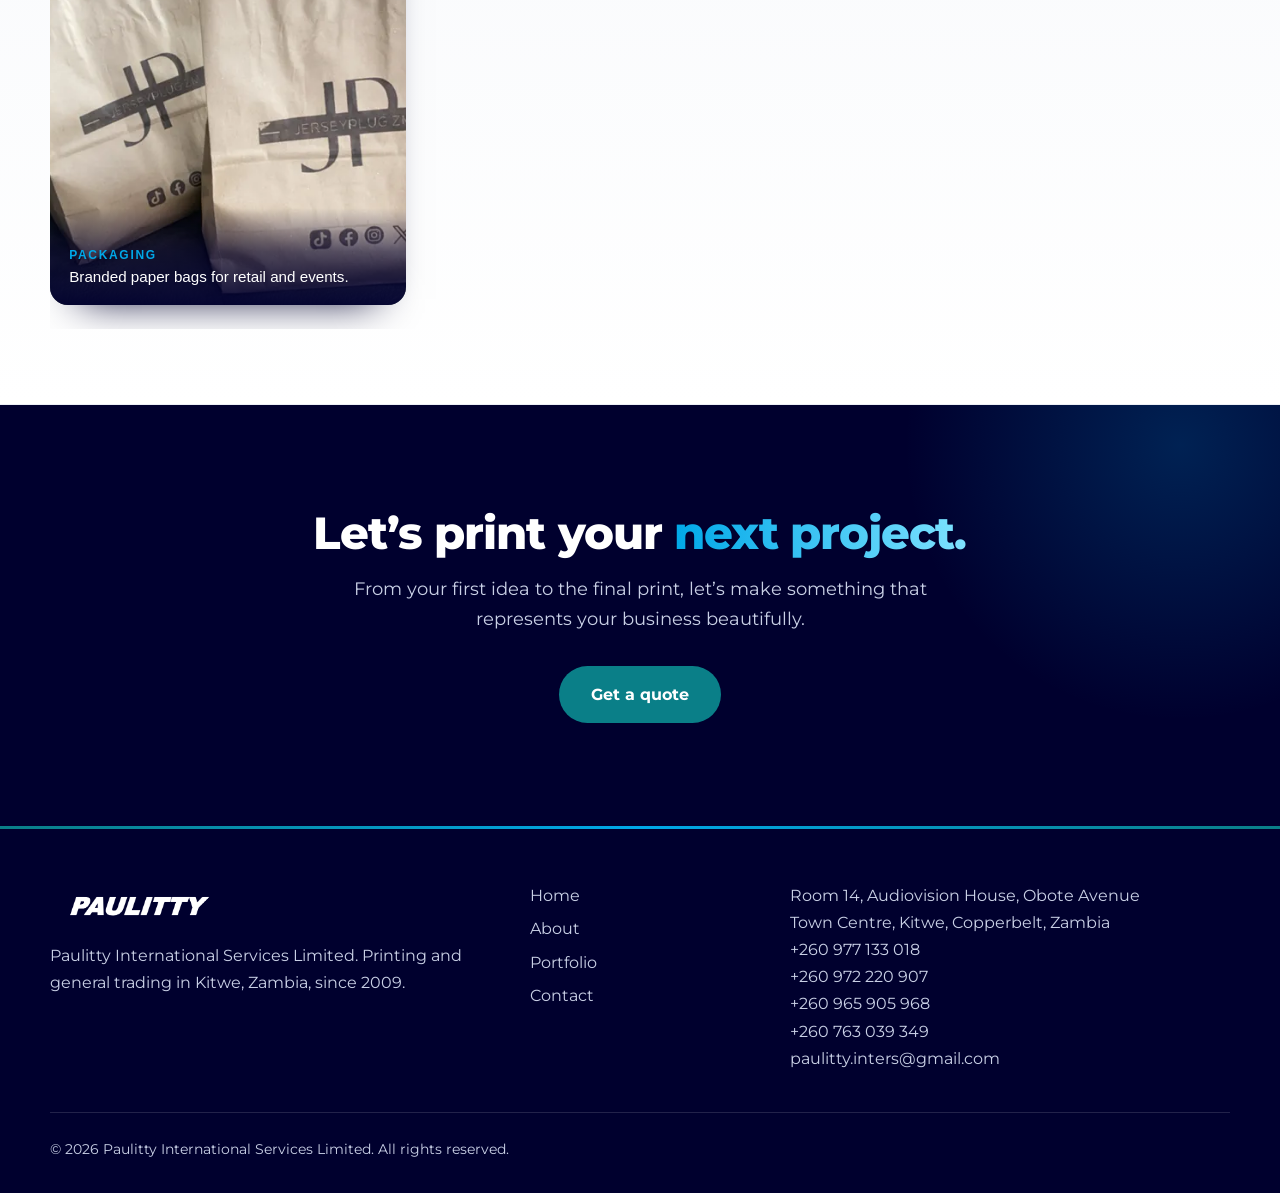
<file: portfolio.html>
<!doctype html>
<html lang="en">
  <head>
    <meta charset="utf-8" />
    <meta name="viewport" content="width=device-width,initial-scale=1" />
    <title>
      Print Portfolio | Business Cards, Banners &amp; More | Paulitty
    </title>
    <meta
      name="description"
      content="Business cards, wedding cards, banners, company profiles and more, printed by Paulitty in Kitwe."
    />
    <meta name="robots" content="index,follow,max-image-preview:large" />
    <meta name="theme-color" content="#00002e" />
    <link rel="canonical" href="https://paulitty.com/portfolio.html" />
    <link rel="icon" type="image/png" href="assets/img/favicon.png" />
    <link rel="apple-touch-icon" href="assets/img/favicon.png" />
    <meta property="og:type" content="website" />
    <meta
      property="og:site_name"
      content="Paulitty International Services Limited"
    />
    <meta property="og:locale" content="en_ZM" />
    <meta property="og:title" content="Print Portfolio | Paulitty" />
    <meta
      property="og:description"
      content="Explore business cards, wedding cards, banners, company profiles and other print work by Paulitty in Kitwe."
    />
    <meta property="og:url" content="https://paulitty.com/portfolio.html" />
    <meta
      property="og:image"
      content="https://paulitty.com/assets/img/banners-5.webp"
    />
    <meta name="twitter:card" content="summary_large_image" />
    <link rel="preconnect" href="https://fonts.googleapis.com" />
    <link rel="preconnect" href="https://fonts.gstatic.com" crossorigin />
    <link
      href="https://fonts.googleapis.com/css2?family=Montserrat:wght@300;400;500;600;700;800&display=swap"
      rel="stylesheet"
    />
    <link rel="stylesheet" href="assets/style.css" />
  </head>
  <body>
    <div class="topbar">
      <div class="wrap">
        <nav class="nav" aria-label="Main">
          <a class="logo" href="index.html"
            ><img
              src="assets/img/logo-white.png"
              alt="Paulitty"
              width="176"
              height="44"
          /></a>
          <ul>
            <li><a href="index.html">Home</a></li>
            <li><a href="about.html">About</a></li>
            <li><a href="portfolio.html" aria-current="page">Portfolio</a></li>
          </ul>
          <a class="btn" href="contact.html">Contact us</a
          ><button class="menu" aria-expanded="false">Menu</button>
        </nav>
      </div>
    </div>
    <header class="hero sm">
      <div
        class="hero-bg"
        style="background-image: url(assets/img/banners-5.webp)"
      ></div>
      <div class="orbs" aria-hidden="true"><i></i><i></i><i></i></div>
      <div class="wrap hero-body">
        <h1>Made by Paulitty. Made to stand out.</h1>
        <p>
          A selection of our printed work, from corporate communication to
          life’s special occasions.
        </p>
      </div>
    </header>
    <main>
      <nav class="chips" aria-label="Portfolio categories">
        <div class="wrap">
          <a href="#business-cards">Business cards<small>13</small></a
          ><a href="#company-profiles">Company profiles<small>5</small></a
          ><a href="#wedding-and-invitation-cards"
            >Wedding &amp; invitation cards<small>7</small></a
          ><a href="#banners-and-signage"
            >Banners &amp; signage<small>7</small></a
          ><a href="#brochures-and-flyers"
            >Brochures &amp; flyers<small>4</small></a
          ><a href="#id-cards-and-badges"
            >ID cards &amp; badges<small>4</small></a
          ><a href="#books-and-certificates"
            >Books &amp; certificates<small>2</small></a
          ><a href="#packaging">Packaging<small>1</small></a>
        </div>
      </nav>
      <section class="group" id="business-cards">
        <div class="wrap">
          <div class="group-head">
            <div>
              <span class="num">01</span>
              <h2>Business cards</h2>
              <p class="lead">First impressions that fit in a pocket.</p>
            </div>
            <div class="ctrl">
              <button
                type="button"
                class="prev"
                aria-label="Previous Business cards"
              >
                ←</button
              ><span class="count">1 / 13</span
              ><button
                type="button"
                class="next"
                aria-label="Next Business cards"
              >
                →
              </button>
            </div>
          </div>
          <div
            class="slider"
            tabindex="0"
            role="region"
            aria-label="Business cards gallery"
          >
            <figure class="card">
              <button type="button" aria-label="View larger: Business cards">
                <img
                  src="assets/img/business-cards-1.webp"
                  alt="Printed business cards"
                  loading="lazy"
                  draggable="false"
                /><span class="card-cap"
                  ><strong>Business cards</strong
                  ><span
                    >Sharp colour and clean layout for everyday
                    networking.</span
                  ></span
                >
              </button>
            </figure>
            <figure class="card">
              <button type="button" aria-label="View larger: Business cards">
                <img
                  src="assets/img/business-cards-2.webp"
                  alt="Printed business cards"
                  loading="lazy"
                  draggable="false"
                /><span class="card-cap"
                  ><strong>Business cards</strong
                  ><span
                    >Premium stock with a professional matte finish.</span
                  ></span
                >
              </button>
            </figure>
            <figure class="card">
              <button type="button" aria-label="View larger: Business cards">
                <img
                  src="assets/img/business-cards-3.webp"
                  alt="Printed business cards"
                  loading="lazy"
                  draggable="false"
                /><span class="card-cap"
                  ><strong>Business cards</strong
                  ><span
                    >Brand colours matched for a consistent identity.</span
                  ></span
                >
              </button>
            </figure>
            <figure class="card">
              <button type="button" aria-label="View larger: Business cards">
                <img
                  src="assets/img/business-cards-4.webp"
                  alt="Printed business cards"
                  loading="lazy"
                  draggable="false"
                /><span class="card-cap"
                  ><strong>Business cards</strong
                  ><span
                    >Clear contact details that read well at a glance.</span
                  ></span
                >
              </button>
            </figure>
            <figure class="card">
              <button type="button" aria-label="View larger: Business cards">
                <img
                  src="assets/img/business-cards-5.webp"
                  alt="Printed business cards"
                  loading="lazy"
                  draggable="false"
                /><span class="card-cap"
                  ><strong>Business cards</strong
                  ><span
                    >Double-sided layout to maximise your message.</span
                  ></span
                >
              </button>
            </figure>
            <figure class="card">
              <button type="button" aria-label="View larger: Business cards">
                <img
                  src="assets/img/business-cards-6.webp"
                  alt="Printed business cards"
                  loading="lazy"
                  draggable="false"
                /><span class="card-cap"
                  ><strong>Business cards</strong
                  ><span
                    >Elegant type and spacing for a polished look.</span
                  ></span
                >
              </button>
            </figure>
            <figure class="card">
              <button type="button" aria-label="View larger: Business cards">
                <img
                  src="assets/img/business-cards-7.webp"
                  alt="Printed business cards"
                  loading="lazy"
                  draggable="false"
                /><span class="card-cap"
                  ><strong>Business cards</strong
                  ><span>Durable card stock suited to daily use.</span></span
                >
              </button>
            </figure>
            <figure class="card">
              <button type="button" aria-label="View larger: Business cards">
                <img
                  src="assets/img/business-cards-8.webp"
                  alt="Printed business cards"
                  loading="lazy"
                  draggable="false"
                /><span class="card-cap"
                  ><strong>Business cards</strong
                  ><span>Vivid print for logos and brand accents.</span></span
                >
              </button>
            </figure>
            <figure class="card">
              <button type="button" aria-label="View larger: Business cards">
                <img
                  src="assets/img/business-cards-9.webp"
                  alt="Printed business cards"
                  loading="lazy"
                  draggable="false"
                /><span class="card-cap"
                  ><strong>Business cards</strong
                  ><span>Minimal design with strong visual impact.</span></span
                >
              </button>
            </figure>
            <figure class="card">
              <button type="button" aria-label="View larger: Business cards">
                <img
                  src="assets/img/business-cards-10.webp"
                  alt="Printed business cards"
                  loading="lazy"
                  draggable="false"
                /><span class="card-cap"
                  ><strong>Business cards</strong
                  ><span
                    >Corporate styling for formal introductions.</span
                  ></span
                >
              </button>
            </figure>
            <figure class="card">
              <button type="button" aria-label="View larger: Business cards">
                <img
                  src="assets/img/business-cards-11.webp"
                  alt="Printed business cards"
                  loading="lazy"
                  draggable="false"
                /><span class="card-cap"
                  ><strong>Business cards</strong
                  ><span>Custom sizing and finishes on request.</span></span
                >
              </button>
            </figure>
            <figure class="card">
              <button type="button" aria-label="View larger: Business cards">
                <img
                  src="assets/img/business-cards-12.webp"
                  alt="Printed business cards"
                  loading="lazy"
                  draggable="false"
                /><span class="card-cap"
                  ><strong>Business cards</strong
                  ><span
                    >Crisp edges and accurate colour reproduction.</span
                  ></span
                >
              </button>
            </figure>
            <figure class="card">
              <button type="button" aria-label="View larger: Business cards">
                <img
                  src="assets/img/business-cards-13.webp"
                  alt="Printed business cards"
                  loading="lazy"
                  draggable="false"
                /><span class="card-cap"
                  ><strong>Business cards</strong
                  ><span
                    >Finished cards ready for your team or event.</span
                  ></span
                >
              </button>
            </figure>
          </div>
          <div class="bar"><i></i></div>
        </div>
      </section>
      <section class="group" id="company-profiles">
        <div class="wrap">
          <div class="group-head">
            <div>
              <span class="num">02</span>
              <h2>Company profiles</h2>
              <p class="lead">
                Documents that present your business with confidence.
              </p>
            </div>
            <div class="ctrl">
              <button
                type="button"
                class="prev"
                aria-label="Previous Company profiles"
              >
                ←</button
              ><span class="count">1 / 5</span
              ><button
                type="button"
                class="next"
                aria-label="Next Company profiles"
              >
                →
              </button>
            </div>
          </div>
          <div
            class="slider"
            tabindex="0"
            role="region"
            aria-label="Company profiles gallery"
          >
            <figure class="card">
              <button type="button" aria-label="View larger: Company profiles">
                <img
                  src="assets/img/company-profiles-1.webp"
                  alt="Printed company profile"
                  loading="lazy"
                  draggable="false"
                /><span class="card-cap"
                  ><strong>Company profiles</strong
                  ><span
                    >Professional profile booklets for client meetings.</span
                  ></span
                >
              </button>
            </figure>
            <figure class="card">
              <button type="button" aria-label="View larger: Company profiles">
                <img
                  src="assets/img/company-profiles-2.webp"
                  alt="Printed company profile"
                  loading="lazy"
                  draggable="false"
                /><span class="card-cap"
                  ><strong>Company profiles</strong
                  ><span
                    >Structured layout for services and credentials.</span
                  ></span
                >
              </button>
            </figure>
            <figure class="card">
              <button type="button" aria-label="View larger: Company profiles">
                <img
                  src="assets/img/company-profiles-3.webp"
                  alt="Printed company profile"
                  loading="lazy"
                  draggable="false"
                /><span class="card-cap"
                  ><strong>Company profiles</strong
                  ><span>High-quality cover and inner page print.</span></span
                >
              </button>
            </figure>
            <figure class="card">
              <button type="button" aria-label="View larger: Company profiles">
                <img
                  src="assets/img/company-profiles-4.webp"
                  alt="Printed company profile"
                  loading="lazy"
                  draggable="false"
                /><span class="card-cap"
                  ><strong>Company profiles</strong
                  ><span
                    >Corporate branding throughout the document.</span
                  ></span
                >
              </button>
            </figure>
            <figure class="card">
              <button type="button" aria-label="View larger: Company profiles">
                <img
                  src="assets/img/company-profiles-5.webp"
                  alt="Printed company profile"
                  loading="lazy"
                  draggable="false"
                /><span class="card-cap"
                  ><strong>Company profiles</strong
                  ><span
                    >Proposal-ready profiles that build confidence.</span
                  ></span
                >
              </button>
            </figure>
          </div>
          <div class="bar"><i></i></div>
        </div>
      </section>
      <section class="group" id="wedding-and-invitation-cards">
        <div class="wrap">
          <div class="group-head">
            <div>
              <span class="num">03</span>
              <h2>Wedding &amp; invitation cards</h2>
              <p class="lead">Stationery for life’s special occasions.</p>
            </div>
            <div class="ctrl">
              <button
                type="button"
                class="prev"
                aria-label="Previous Wedding &amp; invitation cards"
              >
                ←</button
              ><span class="count">1 / 7</span
              ><button
                type="button"
                class="next"
                aria-label="Next Wedding &amp; invitation cards"
              >
                →
              </button>
            </div>
          </div>
          <div
            class="slider"
            tabindex="0"
            role="region"
            aria-label="Wedding &amp; invitation cards gallery"
          >
            <figure class="card">
              <button
                type="button"
                aria-label="View larger: Wedding &amp; invitation cards"
              >
                <img
                  src="assets/img/wedding-cards-1.webp"
                  alt="Wedding and invitation cards"
                  loading="lazy"
                  draggable="false"
                /><span class="card-cap"
                  ><strong>Wedding &amp; invitation cards</strong
                  ><span>Romantic typography for your special day.</span></span
                >
              </button>
            </figure>
            <figure class="card">
              <button
                type="button"
                aria-label="View larger: Wedding &amp; invitation cards"
              >
                <img
                  src="assets/img/wedding-cards-2.webp"
                  alt="Wedding and invitation cards"
                  loading="lazy"
                  draggable="false"
                /><span class="card-cap"
                  ><strong>Wedding &amp; invitation cards</strong
                  ><span
                    >Invitation layout with room for every detail.</span
                  ></span
                >
              </button>
            </figure>
            <figure class="card">
              <button
                type="button"
                aria-label="View larger: Wedding &amp; invitation cards"
              >
                <img
                  src="assets/img/wedding-cards-3.webp"
                  alt="Wedding and invitation cards"
                  loading="lazy"
                  draggable="false"
                /><span class="card-cap"
                  ><strong>Wedding &amp; invitation cards</strong
                  ><span
                    >Soft colour palette with elegant finishing.</span
                  ></span
                >
              </button>
            </figure>
            <figure class="card">
              <button
                type="button"
                aria-label="View larger: Wedding &amp; invitation cards"
              >
                <img
                  src="assets/img/wedding-cards-4.webp"
                  alt="Wedding and invitation cards"
                  loading="lazy"
                  draggable="false"
                /><span class="card-cap"
                  ><strong>Wedding &amp; invitation cards</strong
                  ><span
                    >Classic design for ceremonies and receptions.</span
                  ></span
                >
              </button>
            </figure>
            <figure class="card">
              <button
                type="button"
                aria-label="View larger: Wedding &amp; invitation cards"
              >
                <img
                  src="assets/img/wedding-cards-5.webp"
                  alt="Wedding and invitation cards"
                  loading="lazy"
                  draggable="false"
                /><span class="card-cap"
                  ><strong>Wedding &amp; invitation cards</strong
                  ><span>Premium paper with a luxurious feel.</span></span
                >
              </button>
            </figure>
            <figure class="card">
              <button
                type="button"
                aria-label="View larger: Wedding &amp; invitation cards"
              >
                <img
                  src="assets/img/wedding-cards-6.webp"
                  alt="Wedding and invitation cards"
                  loading="lazy"
                  draggable="false"
                /><span class="card-cap"
                  ><strong>Wedding &amp; invitation cards</strong
                  ><span>Coordinated print for matching stationery.</span></span
                >
              </button>
            </figure>
            <figure class="card">
              <button
                type="button"
                aria-label="View larger: Wedding &amp; invitation cards"
              >
                <img
                  src="assets/img/wedding-cards-7.webp"
                  alt="Wedding and invitation cards"
                  loading="lazy"
                  draggable="false"
                /><span class="card-cap"
                  ><strong>Wedding &amp; invitation cards</strong
                  ><span>Memorable keepsakes for family and guests.</span></span
                >
              </button>
            </figure>
          </div>
          <div class="bar"><i></i></div>
        </div>
      </section>
      <section class="group" id="banners-and-signage">
        <div class="wrap">
          <div class="group-head">
            <div>
              <span class="num">04</span>
              <h2>Banners &amp; signage</h2>
              <p class="lead">Large-format print that gets you seen.</p>
            </div>
            <div class="ctrl">
              <button
                type="button"
                class="prev"
                aria-label="Previous Banners &amp; signage"
              >
                ←</button
              ><span class="count">1 / 7</span
              ><button
                type="button"
                class="next"
                aria-label="Next Banners &amp; signage"
              >
                →
              </button>
            </div>
          </div>
          <div
            class="slider"
            tabindex="0"
            role="region"
            aria-label="Banners &amp; signage gallery"
          >
            <figure class="card">
              <button
                type="button"
                aria-label="View larger: Banners &amp; signage"
              >
                <img
                  src="assets/img/banners-1.webp"
                  alt="Printed banner"
                  loading="lazy"
                  draggable="false"
                /><span class="card-cap"
                  ><strong>Banners &amp; signage</strong
                  ><span
                    >Large-format print for high visibility outdoors.</span
                  ></span
                >
              </button>
            </figure>
            <figure class="card">
              <button
                type="button"
                aria-label="View larger: Banners &amp; signage"
              >
                <img
                  src="assets/img/banners-2.webp"
                  alt="Printed banner"
                  loading="lazy"
                  draggable="false"
                /><span class="card-cap"
                  ><strong>Banners &amp; signage</strong
                  ><span>Bold graphics that read from a distance.</span></span
                >
              </button>
            </figure>
            <figure class="card">
              <button
                type="button"
                aria-label="View larger: Banners &amp; signage"
              >
                <img
                  src="assets/img/banners-3.webp"
                  alt="Printed banner"
                  loading="lazy"
                  draggable="false"
                /><span class="card-cap"
                  ><strong>Banners &amp; signage</strong
                  ><span
                    >Durable banner material for events and shops.</span
                  ></span
                >
              </button>
            </figure>
            <figure class="card">
              <button
                type="button"
                aria-label="View larger: Banners &amp; signage"
              >
                <img
                  src="assets/img/banners-4.webp"
                  alt="Printed banner"
                  loading="lazy"
                  draggable="false"
                /><span class="card-cap"
                  ><strong>Banners &amp; signage</strong
                  ><span>Vivid colour for promotions and campaigns.</span></span
                >
              </button>
            </figure>
            <figure class="card">
              <button
                type="button"
                aria-label="View larger: Banners &amp; signage"
              >
                <img
                  src="assets/img/banners-5.webp"
                  alt="Printed banner"
                  loading="lazy"
                  draggable="false"
                /><span class="card-cap"
                  ><strong>Banners &amp; signage</strong
                  ><span>Custom dimensions for your display space.</span></span
                >
              </button>
            </figure>
            <figure class="card">
              <button
                type="button"
                aria-label="View larger: Banners &amp; signage"
              >
                <img
                  src="assets/img/banners-6.webp"
                  alt="Printed banner"
                  loading="lazy"
                  draggable="false"
                /><span class="card-cap"
                  ><strong>Banners &amp; signage</strong
                  ><span>Professional finishing with clean hems.</span></span
                >
              </button>
            </figure>
            <figure class="card">
              <button
                type="button"
                aria-label="View larger: Banners &amp; signage"
              >
                <img
                  src="assets/img/banners-7.webp"
                  alt="Printed banner"
                  loading="lazy"
                  draggable="false"
                /><span class="card-cap"
                  ><strong>Banners &amp; signage</strong
                  ><span>Eye-catching signage for trade and retail.</span></span
                >
              </button>
            </figure>
          </div>
          <div class="bar"><i></i></div>
        </div>
      </section>
      <section class="group" id="brochures-and-flyers">
        <div class="wrap">
          <div class="group-head">
            <div>
              <span class="num">05</span>
              <h2>Brochures &amp; flyers</h2>
              <p class="lead">Marketing print that informs and sells.</p>
            </div>
            <div class="ctrl">
              <button
                type="button"
                class="prev"
                aria-label="Previous Brochures &amp; flyers"
              >
                ←</button
              ><span class="count">1 / 4</span
              ><button
                type="button"
                class="next"
                aria-label="Next Brochures &amp; flyers"
              >
                →
              </button>
            </div>
          </div>
          <div
            class="slider"
            tabindex="0"
            role="region"
            aria-label="Brochures &amp; flyers gallery"
          >
            <figure class="card">
              <button
                type="button"
                aria-label="View larger: Brochures &amp; flyers"
              >
                <img
                  src="assets/img/brochures-1.webp"
                  alt="Printed brochure"
                  loading="lazy"
                  draggable="false"
                /><span class="card-cap"
                  ><strong>Brochures &amp; flyers</strong
                  ><span
                    >Folded brochure with clear product messaging.</span
                  ></span
                >
              </button>
            </figure>
            <figure class="card">
              <button
                type="button"
                aria-label="View larger: Brochures &amp; flyers"
              >
                <img
                  src="assets/img/brochures-2.webp"
                  alt="Printed brochure"
                  loading="lazy"
                  draggable="false"
                /><span class="card-cap"
                  ><strong>Brochures &amp; flyers</strong
                  ><span
                    >Marketing brochure designed to inform and sell.</span
                  ></span
                >
              </button>
            </figure>
            <figure class="card">
              <button
                type="button"
                aria-label="View larger: Brochures &amp; flyers"
              >
                <img
                  src="assets/img/brochures-3.webp"
                  alt="Printed brochure"
                  loading="lazy"
                  draggable="false"
                /><span class="card-cap"
                  ><strong>Brochures &amp; flyers</strong
                  ><span>Multi-panel layout for detailed offers.</span></span
                >
              </button>
            </figure>
            <figure class="card">
              <button
                type="button"
                aria-label="View larger: Brochures &amp; flyers"
              >
                <img
                  src="assets/img/flyers-1.webp"
                  alt="Printed flyers"
                  loading="lazy"
                  draggable="false"
                /><span class="card-cap"
                  ><strong>Brochures &amp; flyers</strong
                  ><span
                    >Promotional flyers for events and launches.</span
                  ></span
                >
              </button>
            </figure>
          </div>
          <div class="bar"><i></i></div>
        </div>
      </section>
      <section class="group" id="id-cards-and-badges">
        <div class="wrap">
          <div class="group-head">
            <div>
              <span class="num">06</span>
              <h2>ID cards &amp; badges</h2>
              <p class="lead">Identification for staff, members and events.</p>
            </div>
            <div class="ctrl">
              <button
                type="button"
                class="prev"
                aria-label="Previous ID cards &amp; badges"
              >
                ←</button
              ><span class="count">1 / 4</span
              ><button
                type="button"
                class="next"
                aria-label="Next ID cards &amp; badges"
              >
                →
              </button>
            </div>
          </div>
          <div
            class="slider"
            tabindex="0"
            role="region"
            aria-label="ID cards &amp; badges gallery"
          >
            <figure class="card">
              <button
                type="button"
                aria-label="View larger: ID cards &amp; badges"
              >
                <img
                  src="assets/img/id-cards-1.webp"
                  alt="Printed ID card"
                  loading="lazy"
                  draggable="false"
                /><span class="card-cap"
                  ><strong>ID cards &amp; badges</strong
                  ><span>PVC ID cards for staff and members.</span></span
                >
              </button>
            </figure>
            <figure class="card">
              <button
                type="button"
                aria-label="View larger: ID cards &amp; badges"
              >
                <img
                  src="assets/img/id-cards-2.webp"
                  alt="Printed ID card"
                  loading="lazy"
                  draggable="false"
                /><span class="card-cap"
                  ><strong>ID cards &amp; badges</strong
                  ><span>Secure ID layout with photo and details.</span></span
                >
              </button>
            </figure>
            <figure class="card">
              <button
                type="button"
                aria-label="View larger: ID cards &amp; badges"
              >
                <img
                  src="assets/img/badges-1.webp"
                  alt="Event badge"
                  loading="lazy"
                  draggable="false"
                /><span class="card-cap"
                  ><strong>ID cards &amp; badges</strong
                  ><span
                    >Event badges for conferences and functions.</span
                  ></span
                >
              </button>
            </figure>
            <figure class="card">
              <button
                type="button"
                aria-label="View larger: ID cards &amp; badges"
              >
                <img
                  src="assets/img/badges-2.webp"
                  alt="Event badge"
                  loading="lazy"
                  draggable="false"
                /><span class="card-cap"
                  ><strong>ID cards &amp; badges</strong
                  ><span>Durable badges with readable name lines.</span></span
                >
              </button>
            </figure>
          </div>
          <div class="bar"><i></i></div>
        </div>
      </section>
      <section class="group" id="books-and-certificates">
        <div class="wrap">
          <div class="group-head">
            <div>
              <span class="num">07</span>
              <h2>Books &amp; certificates</h2>
              <p class="lead">
                Record books and certificates, printed to last.
              </p>
            </div>
            <div class="ctrl">
              <button
                type="button"
                class="prev"
                aria-label="Previous Books &amp; certificates"
              >
                ←</button
              ><span class="count">1 / 2</span
              ><button
                type="button"
                class="next"
                aria-label="Next Books &amp; certificates"
              >
                →
              </button>
            </div>
          </div>
          <div
            class="slider"
            tabindex="0"
            role="region"
            aria-label="Books &amp; certificates gallery"
          >
            <figure class="card">
              <button
                type="button"
                aria-label="View larger: Books &amp; certificates"
              >
                <img
                  src="assets/img/books-1.webp"
                  alt="Printed booklet"
                  loading="lazy"
                  draggable="false"
                /><span class="card-cap"
                  ><strong>Books &amp; certificates</strong
                  ><span>Custom invoice and record books.</span></span
                >
              </button>
            </figure>
            <figure class="card">
              <button
                type="button"
                aria-label="View larger: Books &amp; certificates"
              >
                <img
                  src="assets/img/certificates-1.webp"
                  alt="Printed certificates"
                  loading="lazy"
                  draggable="false"
                /><span class="card-cap"
                  ><strong>Books &amp; certificates</strong
                  ><span>Certificate print for awards and training.</span></span
                >
              </button>
            </figure>
          </div>
          <div class="bar"><i></i></div>
        </div>
      </section>
      <section class="group" id="packaging">
        <div class="wrap">
          <div class="group-head">
            <div>
              <span class="num">08</span>
              <h2>Packaging</h2>
              <p class="lead">
                Branded bags and packaging for retail and events.
              </p>
            </div>
            <div class="ctrl">
              <button
                type="button"
                class="prev"
                aria-label="Previous Packaging"
              >
                ←</button
              ><span class="count">1 / 1</span
              ><button type="button" class="next" aria-label="Next Packaging">
                →
              </button>
            </div>
          </div>
          <div
            class="slider"
            tabindex="0"
            role="region"
            aria-label="Packaging gallery"
          >
            <figure class="card">
              <button type="button" aria-label="View larger: Packaging">
                <img
                  src="assets/img/packaging-1.webp"
                  alt="Branded paper bags"
                  loading="lazy"
                  draggable="false"
                /><span class="card-cap"
                  ><strong>Packaging</strong
                  ><span>Branded paper bags for retail and events.</span></span
                >
              </button>
            </figure>
          </div>
          <div class="bar"><i></i></div>
        </div>
      </section>
      <dialog class="lightbox" aria-label="Image preview">
        <figure>
          <img alt="" />
          <figcaption><strong></strong><span></span></figcaption>
        </figure>
        <button type="button" class="lb-btn lb-close">Close</button
        ><button
          type="button"
          class="lb-btn lb-prev"
          aria-label="Previous image"
        >
          ←</button
        ><button type="button" class="lb-btn lb-next" aria-label="Next image">
          →
        </button>
      </dialog>
      <section class="dark band">
        <div class="wrap">
          <h2>Let’s print your <span class="sky">next project.</span></h2>
          <p class="lead">
            From your first idea to the final print, let’s make something that
            represents your business beautifully.
          </p>
          <a class="btn" href="contact.html">Get a quote</a>
        </div>
      </section>
    </main>
    <footer>
      <div class="wrap">
        <div class="foot">
          <div>
            <img
              src="assets/img/logo-white.png"
              alt="Paulitty"
              width="176"
              height="44"
            />
            <p>
              Paulitty International Services Limited. Printing and general
              trading in Kitwe, Zambia, since 2009.
            </p>
          </div>
          <ul>
            <li><a href="index.html">Home</a></li>
            <li><a href="about.html">About</a></li>
            <li><a href="portfolio.html">Portfolio</a></li>
            <li><a href="contact.html">Contact</a></li>
          </ul>
          <div>
            <p>
              Room 14, Audiovision House, Obote Avenue<br />Town Centre, Kitwe,
              Copperbelt, Zambia
            </p>
            <p>
              <a href="tel:+260977133018">+260 977 133 018</a><br /><a
                href="tel:+260972220907"
                >+260 972 220 907</a
              ><br /><a href="tel:+260965905968">+260 965 905 968</a><br /><a
                href="tel:+260763039349"
                >+260 763 039 349</a
              ><br /><a href="mailto:paulitty.inters@gmail.com"
                >paulitty.inters@gmail.com</a
              >
            </p>
          </div>
        </div>
        <p class="copy">
          © 2026 Paulitty International Services Limited. All rights reserved.
        </p>
      </div>
    </footer>
    <script src="assets/main.js" defer></script>
  </body>
</html>
</file>
<file: assets/style.css>
:root {
  --navy: #00002e;
  --navy2: #0a0a45;
  --cyan: #00a8e8;
  --teal: #0a7f88;
  --mist: #eef1f6;
  --ink: #14143a;
  --mute: #5b6075;
  --ease: cubic-bezier(0.22, 1, 0.36, 1);
  --nav-h: 72px;
}
@view-transition {
  navigation: auto;
}
* {
  box-sizing: border-box;
  margin: 0;
}
html {
  scroll-behavior: smooth;
}
body {
  font:
    400 1rem/1.7 Montserrat,
    system-ui,
    -apple-system,
    "Segoe UI",
    Arial,
    sans-serif;
  color: var(--ink);
  background: #fff;
  overflow-x: hidden;
  animation: pagein 0.7s var(--ease) both;
}
@keyframes pagein {
  from {
    opacity: 0;
  }
  to {
    opacity: 1;
  }
}
img {
  max-width: 100%;
  display: block;
}
a {
  color: inherit;
}
::selection {
  background: var(--cyan);
  color: #fff;
}
:focus-visible {
  outline: 3px solid var(--cyan);
  outline-offset: 3px;
}
.wrap {
  width: min(1180px, 100% - 2.5rem);
  margin-inline: auto;
}
h1,
h2,
h3 {
  line-height: 1.12;
  font-weight: 800;
  letter-spacing: -0.02em;
}
h1 {
  font-size: clamp(2.3rem, 6vw, 4.6rem);
}
h2 {
  font-size: clamp(1.8rem, 3.6vw, 2.8rem);
}
h3 {
  font-size: 1.15rem;
  letter-spacing: 0;
}
/* buttons */
.btn {
  position: relative;
  display: inline-flex;
  align-items: center;
  gap: 0.55rem;
  padding: 0.95rem 2rem;
  border-radius: 99px;
  background: var(--teal);
  color: #fff;
  text-decoration: none;
  border: 0;
  cursor: pointer;
  font: inherit;
  font-weight: 700;
  overflow: hidden;
  isolation: isolate;
  transition:
    background 0.3s,
    transform 0.35s var(--ease),
    box-shadow 0.35s var(--ease);
}
.btn:after {
  content: "";
  position: absolute;
  inset: 0;
  z-index: -1;
  background: linear-gradient(
    110deg,
    transparent 30%,
    #ffffff55 50%,
    transparent 70%
  );
  translate: -120% 0;
  transition: translate 0.8s var(--ease);
}
.btn:hover {
  background: #086a72;
  transform: translateY(-3px);
  box-shadow: 0 14px 30px -12px #0a7f88cc;
}
.btn:hover:after {
  translate: 120% 0;
}
.btn:active {
  transform: translateY(0) scale(0.97);
}
.btn.alt {
  background: transparent;
  box-shadow: inset 0 0 0 2px #fff;
}
.btn.alt:hover {
  background: #ffffff1f;
  box-shadow:
    inset 0 0 0 2px #fff,
    0 14px 30px -14px #000;
}
.btn.line {
  background: transparent;
  color: var(--teal);
  box-shadow: inset 0 0 0 2px var(--teal);
}
.btn.line:hover {
  background: var(--teal);
  color: #fff;
}
.btn .arr {
  transition: translate 0.35s var(--ease);
}
.btn:hover .arr {
  translate: 4px 0;
}
/* top bar */
.topbar {
  position: fixed;
  inset: 0 0 auto;
  z-index: 50;
  color: #fff;
  transition:
    background 0.4s,
    box-shadow 0.4s,
    backdrop-filter 0.4s;
}
.topbar.open {
  background: #00002ef7 !important;
}
.topbar.scrolled,
.topbar.open {
  background: #00002ed9;
  backdrop-filter: blur(14px) saturate(1.4);
  -webkit-backdrop-filter: blur(14px) saturate(1.4);
  box-shadow: 0 10px 30px -15px #000;
}
.progress {
  position: absolute;
  left: 0;
  bottom: 0;
  height: 3px;
  width: 100%;
  transform-origin: 0 50%;
  transform: scaleX(var(--p, 0));
  background: linear-gradient(90deg, var(--teal), var(--cyan));
}
.nav {
  display: flex;
  align-items: center;
  gap: 2.2rem;
  padding: 1.5rem 0;
  transition: padding 0.4s var(--ease);
}
.scrolled .nav {
  padding: 0.8rem 0;
}
.nav .logo img {
  height: 44px;
  width: auto;
  transition: height 0.4s var(--ease);
}
.scrolled .nav .logo img {
  height: 36px;
}
.nav ul {
  display: flex;
  gap: 2.2rem;
  list-style: none;
  padding: 0;
  margin: 0 auto 0 1rem;
}
.nav a {
  text-decoration: none;
  font-weight: 500;
}
.nav ul a {
  position: relative;
  padding: 0.3rem 0;
}
.nav ul a:after {
  content: "";
  position: absolute;
  left: 0;
  right: 0;
  bottom: -2px;
  height: 2px;
  background: var(--cyan);
  transform: scaleX(0);
  transform-origin: right;
  transition: transform 0.4s var(--ease);
}
.nav ul a:hover,
.nav ul a[aria-current] {
  color: var(--cyan);
}
.nav ul a:hover:after,
.nav ul a[aria-current]:after {
  transform: scaleX(1);
  transform-origin: left;
}
.nav .btn {
  padding: 0.75rem 1.7rem;
}
.menu {
  display: none;
  margin-left: auto;
  background: none;
  border: 2px solid #fff;
  color: #fff;
  border-radius: 8px;
  padding: 0.4rem 0.8rem;
  font: inherit;
  cursor: pointer;
}
/* hero */
.hero {
  position: relative;
  color: #fff;
  background: var(--navy);
  isolation: isolate;
  overflow: hidden;
  min-height: clamp(560px, 92vh, 880px);
  display: flex;
  flex-direction: column;
  padding-top: 92px;
}
.hero.sm {
  min-height: clamp(400px, 58vh, 520px);
}
.hero-bg {
  position: absolute;
  inset: -6% 0;
  z-index: -3;
  background: var(--navy) center/cover no-repeat;
  translate: 0 var(--py, 0px);
  animation: kenburns 14s var(--ease) both;
}
.hero:before {
  content: "";
  position: absolute;
  inset: 0;
  background:
    linear-gradient(90deg, #00002ef0 15%, #00002ea6 60%, #00002e73),
    linear-gradient(0deg, #00002ecc, transparent 40%);
  z-index: -2;
}
@keyframes kenburns {
  from {
    scale: 1.18;
  }
  to {
    scale: 1.02;
  }
}
.orbs {
  position: absolute;
  inset: 0;
  z-index: -1;
  pointer-events: none;
  overflow: hidden;
}
.orbs i {
  position: absolute;
  border-radius: 50%;
  filter: blur(70px);
  opacity: 0.45;
  mix-blend-mode: screen;
}
.orbs i:nth-child(1) {
  width: 420px;
  height: 420px;
  background: var(--cyan);
  right: -120px;
  top: 10%;
  animation: drift 18s ease-in-out infinite alternate;
}
.orbs i:nth-child(2) {
  width: 320px;
  height: 320px;
  background: var(--teal);
  right: 22%;
  bottom: -140px;
  animation: drift 22s ease-in-out infinite alternate-reverse;
}
.orbs i:nth-child(3) {
  width: 180px;
  height: 180px;
  background: #5b5bff;
  right: 8%;
  bottom: 20%;
  opacity: 0.3;
  animation: drift 15s ease-in-out infinite alternate;
}
@keyframes drift {
  0% {
    transform: translate(0, 0) scale(1);
  }
  50% {
    transform: translate(-60px, 40px) scale(1.15);
  }
  100% {
    transform: translate(40px, -30px) scale(0.9);
  }
}
.hero-body {
  margin-block: auto;
  padding: 3rem 0 4.5rem;
}
.hero-body h1 {
  max-width: 16ch;
}
.hero-body p {
  font-size: clamp(1.05rem, 2vw, 1.4rem);
  font-weight: 300;
  margin: 1.4rem 0 2.2rem;
  max-width: 34ch;
}
.hero-body .btn + .btn {
  margin-left: 0.8rem;
}
@keyframes ping {
  0% {
    box-shadow: 0 0 0 0 #00a8e8aa;
  }
  80%,
  100% {
    box-shadow: 0 0 0 10px #00a8e800;
  }
}
.hero-body > * {
  animation: rise 1s var(--ease) both;
}
.hero-body > h1 {
  animation: none;
}
.hero-body > p {
  animation-delay: 0.55s;
}
.hero-body > .btn {
  animation-delay: 0.75s;
}
.hero-body > .btn + .btn {
  animation-delay: 0.85s;
}
@keyframes rise {
  from {
    opacity: 0;
    translate: 0 30px;
  }
  to {
    opacity: 1;
    translate: 0 0;
  }
}
.hero-body h1 .w {
  display: inline-block;
  overflow: hidden;
  vertical-align: top;
  padding-bottom: 0.08em;
  margin-bottom: -0.08em;
}
.hero-body h1 .w > span {
  display: inline-block;
  animation: wordup 1s var(--ease) both;
  animation-delay: calc(var(--d) * 70ms + 0.2s);
}
@keyframes wordup {
  from {
    translate: 0 110%;
    rotate: 4deg;
  }
  to {
    translate: 0 0;
    rotate: 0deg;
  }
}
.js .hero-body h1:not(.words) {
  opacity: 0;
  animation: rise 1s 1.5s var(--ease) both;
}
.scroll-cue {
  position: absolute;
  left: 50%;
  bottom: 1.6rem;
  width: 26px;
  height: 42px;
  margin-left: -13px;
  border: 2px solid #ffffff99;
  border-radius: 20px;
  animation: rise 1s 1.2s both;
}
.scroll-cue:after {
  content: "";
  position: absolute;
  left: 50%;
  top: 8px;
  width: 4px;
  height: 8px;
  margin-left: -2px;
  border-radius: 2px;
  background: #fff;
  animation: wheel 1.8s infinite;
}
@keyframes wheel {
  0% {
    opacity: 1;
    translate: 0 0;
  }
  100% {
    opacity: 0;
    translate: 0 14px;
  }
}
/* ticker */
.ticker {
  position: relative;
  z-index: 3;
  margin: -1.7rem -2% 0;
  width: 104%;
  rotate: -1.6deg;
  background: linear-gradient(90deg, var(--teal), var(--cyan));
  color: #fff;
  overflow: hidden;
  padding: 1rem 0;
  box-shadow: 0 18px 40px -20px #00002e;
}
.ticker .track {
  display: flex;
  width: max-content;
  animation: marquee 32s linear infinite;
}
.ticker span {
  font-weight: 700;
  font-size: 1.05rem;
  letter-spacing: 0.04em;
  text-transform: uppercase;
  padding: 0 1.6rem;
  display: flex;
  align-items: center;
  gap: 3.2rem;
  white-space: nowrap;
}
.ticker span:after {
  content: "✦";
  color: var(--navy);
  margin-left: 1.6rem;
}
.ticker:hover .track {
  animation-play-state: paused;
}
@keyframes marquee {
  to {
    transform: translateX(-50%);
  }
}
/* sections */
section {
  padding: clamp(3.5rem, 8vw, 6.5rem) 0;
}
.lead {
  color: var(--mute);
  font-size: 1.1rem;
  max-width: 56ch;
  margin-top: 1rem;
}
.sky {
  background: linear-gradient(
    90deg,
    var(--cyan),
    #7fe3ff,
    #2fc4c9,
    var(--cyan)
  );
  background-size: 300% 100%;
  -webkit-background-clip: text;
  background-clip: text;
  color: transparent;
  animation: shimmer 7s linear infinite;
}
@keyframes shimmer {
  to {
    background-position: 300% 0;
  }
}
.kicker {
  display: block;
  font-size: 0.8rem;
  font-weight: 700;
  letter-spacing: 0.18em;
  text-transform: uppercase;
  color: var(--teal);
  margin-bottom: 0.8rem;
}
.dark .kicker {
  color: var(--cyan);
}
.tiles {
  display: grid;
  grid-template-columns: repeat(4, 1fr);
  gap: 1.5rem;
  margin-top: 3rem;
  perspective: 1000px;
}
.tile {
  position: relative;
  transition: transform 0.5s var(--ease);
}
.tile-img {
  overflow: hidden;
  border-radius: 16px;
  background: var(--mist);
  box-shadow: 0 20px 40px -28px #00002e;
}
.tile img {
  aspect-ratio: 4/5;
  object-fit: cover;
  width: 100%;
  transition:
    scale 0.9s var(--ease),
    filter 0.6s;
}
.tile:hover img {
  scale: 1.08;
}
.tile-img:after {
  content: "";
  position: absolute;
  inset: 0;
  border-radius: 16px;
  background: linear-gradient(180deg, transparent 55%, #00002e66);
  opacity: 0;
  transition: opacity 0.5s;
}
.tile:hover .tile-img:after {
  opacity: 1;
}
.tile h3 {
  margin: 1rem 0 0.3rem;
  transition: color 0.3s;
}
.tile:hover h3 {
  color: var(--teal);
}
.tile p {
  color: var(--mute);
  font-size: 0.95rem;
}
.split {
  display: grid;
  grid-template-columns: 1fr 1fr;
  gap: clamp(2rem, 6vw, 5rem);
  align-items: center;
}
.split > img {
  border-radius: 18px;
  width: 100%;
  max-height: 560px;
  object-fit: cover;
  box-shadow: 0 40px 60px -40px #00002e;
}
.list {
  list-style: none;
  padding: 0;
  margin-top: 1.6rem;
}
.list li {
  position: relative;
  padding: 0.8rem 0 0.8rem 1.8rem;
  border-bottom: 1px solid #d9deea;
  font-weight: 500;
  transition:
    padding 0.35s var(--ease),
    color 0.3s;
}
.list li:before {
  content: "";
  position: absolute;
  left: 0;
  top: 50%;
  width: 10px;
  height: 10px;
  margin-top: -5px;
  border-radius: 3px;
  background: linear-gradient(135deg, var(--teal), var(--cyan));
  rotate: 45deg;
}
.list li:hover {
  padding-left: 2.3rem;
  color: var(--teal);
}
.list li:first-child {
  border-top: 1px solid #d9deea;
}
.dark {
  background: var(--navy);
  color: #fff;
  position: relative;
  overflow: hidden;
}
.mist {
  background: var(--mist);
}
.dark:before {
  content: "";
  position: absolute;
  width: 600px;
  height: 600px;
  border-radius: 50%;
  right: -200px;
  top: -260px;
  background: radial-gradient(circle, #00a8e833, transparent 65%);
  pointer-events: none;
}
.dark > .wrap {
  position: relative;
}
.clients {
  display: grid;
  grid-template-columns: 1fr 1fr;
  gap: 0.2rem 3rem;
  margin-top: 2rem;
  font-size: 1.15rem;
}
.clients p {
  padding: 0.9rem 0;
  border-bottom: 1px solid #ffffff2e;
  transition:
    color 0.3s,
    padding 0.35s var(--ease);
}
.clients p:hover {
  color: var(--cyan);
  padding-left: 0.6rem;
}
.band {
  text-align: center;
}
.band .lead {
  margin-inline: auto;
  color: #c9d0e6;
}
.band .btn {
  margin-top: 2rem;
}
.stats {
  display: grid;
  grid-template-columns: repeat(4, 1fr);
  gap: 1.5rem;
}
.stat {
  padding: 1.8rem 1.5rem;
  border-radius: 18px;
  background: #fff;
  box-shadow: 0 24px 50px -36px #00002e;
  border: 1px solid #e3e7f0;
  transition:
    transform 0.5s var(--ease),
    box-shadow 0.5s;
}
.stat:hover {
  transform: translateY(-6px);
  box-shadow: 0 30px 60px -30px #0a7f8877;
}
.stat b {
  display: block;
  font-size: clamp(2rem, 4vw, 2.8rem);
  line-height: 1.1;
  font-weight: 800;
  background: linear-gradient(90deg, var(--teal), var(--cyan));
  -webkit-background-clip: text;
  background-clip: text;
  color: transparent;
}
.stat span {
  color: var(--mute);
  font-weight: 500;
}
.facts {
  display: grid;
  grid-template-columns: repeat(3, 1fr);
  gap: 1.5rem;
  margin-top: 2.5rem;
}
.facts b {
  display: block;
  font-size: 2.4rem;
  color: var(--teal);
  font-weight: 800;
  line-height: 1.1;
}
.values {
  display: flex;
  flex-wrap: wrap;
  gap: 0.7rem;
  margin-top: 1.5rem;
}
.values span {
  padding: 0.55rem 1.2rem;
  border-radius: 99px;
  background: #fff;
  font-weight: 600;
  box-shadow: inset 0 0 0 2px var(--cyan);
  transition:
    background 0.3s,
    color 0.3s,
    transform 0.35s var(--ease);
}
.values span:hover {
  background: var(--cyan);
  color: #fff;
  transform: translateY(-3px);
}
.vm {
  display: grid;
  grid-template-columns: 1fr 1fr;
  gap: 3rem;
}
.vm h2 {
  font-weight: 500;
  color: #3d3d94;
  font-size: 1.8rem;
  margin-bottom: 0.8rem;
}
/* portfolio */
.chips {
  position: sticky;
  top: var(--nav-h);
  z-index: 20;
  background: #ffffffe6;
  backdrop-filter: blur(10px);
  -webkit-backdrop-filter: blur(10px);
  border-bottom: 1px solid #e3e7f0;
}
.chips .wrap {
  display: flex;
  gap: 0.6rem;
  overflow-x: auto;
  padding: 0.9rem 0;
  scrollbar-width: none;
}
.chips .wrap::-webkit-scrollbar {
  display: none;
}
.chips a {
  flex: none;
  padding: 0.5rem 1.1rem;
  border-radius: 99px;
  font-size: 0.9rem;
  font-weight: 600;
  text-decoration: none;
  color: var(--ink);
  background: var(--mist);
  transition:
    background 0.3s,
    color 0.3s;
}
.chips a:hover {
  background: #dfe5f0;
}
.chips a.active {
  background: var(--navy);
  color: #fff;
}
.chips a small {
  opacity: 0.6;
  margin-left: 0.3rem;
  font-weight: 500;
}
.group {
  padding: clamp(2.8rem, 6vw, 4.5rem) 0;
  scroll-margin-top: calc(var(--nav-h) + 60px);
  border-bottom: 1px solid #eceff5;
}
.group:nth-of-type(even) {
  background: linear-gradient(180deg, #f6f8fb, #fff);
}
.group-head {
  display: flex;
  align-items: flex-end;
  justify-content: space-between;
  gap: 1.5rem;
  margin-bottom: 1.8rem;
}
.group-head .num {
  display: block;
  font-size: 0.85rem;
  font-weight: 700;
  letter-spacing: 0.18em;
  color: var(--teal);
  margin-bottom: 0.5rem;
}
.group-head .lead {
  margin-top: 0.5rem;
}
.ctrl {
  display: flex;
  align-items: center;
  gap: 0.7rem;
  flex: none;
}
.ctrl button {
  width: 48px;
  height: 48px;
  border-radius: 50%;
  border: 2px solid var(--navy);
  background: #fff;
  color: var(--navy);
  font-size: 1.3rem;
  line-height: 1;
  cursor: pointer;
  display: grid;
  place-items: center;
  transition:
    background 0.3s,
    color 0.3s,
    transform 0.3s var(--ease),
    opacity 0.3s;
}
.ctrl button:hover:not(:disabled) {
  background: var(--navy);
  color: #fff;
  transform: scale(1.08);
}
.ctrl button:disabled {
  opacity: 0.3;
  cursor: default;
}
.ctrl .count {
  min-width: 4.2em;
  text-align: center;
  font-weight: 700;
  font-variant-numeric: tabular-nums;
  color: var(--mute);
}
.ctrl[hidden] {
  display: none;
}
.slider {
  display: flex;
  gap: 1.25rem;
  overflow-x: auto;
  scroll-snap-type: x mandatory;
  scroll-behavior: smooth;
  scrollbar-width: none;
  padding: 0.5rem 0 1.5rem;
  cursor: grab;
  overscroll-behavior-x: contain;
}
.slider::-webkit-scrollbar {
  display: none;
}
.slider.drag {
  cursor: grabbing;
  scroll-snap-type: none;
  scroll-behavior: auto;
}
.slider.drag .card {
  pointer-events: none;
}
.card {
  flex: 0 0 clamp(240px, calc((100% - 2.5rem) / 3.2), 360px);
  scroll-snap-align: start;
  margin: 0;
}
.card button {
  position: relative;
  display: block;
  width: 100%;
  padding: 0;
  border: 0;
  border-radius: 18px;
  overflow: hidden;
  background: var(--mist);
  cursor: zoom-in;
  box-shadow: 0 24px 40px -30px #00002e;
  transition:
    transform 0.5s var(--ease),
    box-shadow 0.5s;
}
.card button:hover {
  transform: translateY(-8px);
  box-shadow: 0 34px 50px -30px #00002ecc;
}
.card img {
  width: 100%;
  aspect-ratio: 4/5;
  object-fit: cover;
  transition: scale 1s var(--ease);
}
.card button:hover img {
  scale: 1.07;
}
.card-cap {
  position: absolute;
  inset: auto 0 0;
  display: flex;
  flex-direction: column;
  padding: 2.5rem 1.2rem 1.1rem;
  text-align: left;
  color: #fff;
  background: linear-gradient(0deg, #00002ef2, #00002e99 55%, transparent);
  pointer-events: none;
}
.card-cap strong {
  font-size: 0.75rem;
  font-weight: 700;
  letter-spacing: 0.14em;
  text-transform: uppercase;
  color: var(--cyan);
}
.card-cap span {
  font-size: 0.95rem;
  font-weight: 500;
  line-height: 1.4;
  margin-top: 0.25rem;
}
.card button:before {
  content: "";
  position: absolute;
  top: 1rem;
  right: 1rem;
  z-index: 1;
  width: 40px;
  height: 40px;
  border-radius: 50%;
  background: #ffffffe6
    url("data:image/svg+xml,%3Csvg xmlns='http://www.w3.org/2000/svg' viewBox='0 0 24 24' fill='none' stroke='%2300002e' stroke-width='2.4' stroke-linecap='round'%3E%3Cpath d='M15 3h6v6M9 21H3v-6M21 3l-7 7M3 21l7-7'/%3E%3C/svg%3E")
    center/18px no-repeat;
  opacity: 0;
  scale: 0.6;
  transition:
    opacity 0.35s,
    scale 0.35s var(--ease);
}
.card button:hover:before,
.card button:focus-visible:before {
  opacity: 1;
  scale: 1;
}
.bar {
  height: 3px;
  border-radius: 3px;
  background: #e1e6ef;
  overflow: hidden;
}
.bar i {
  display: block;
  height: 100%;
  width: 100%;
  transform-origin: 0 50%;
  transform: scaleX(var(--w, 0));
  background: linear-gradient(90deg, var(--teal), var(--cyan));
  transition: transform 0.3s;
}
.lightbox {
  border: 0;
  padding: 0;
  background: none;
  max-width: 100vw;
  max-height: 100vh;
  width: 100vw;
  height: 100vh;
  color: #fff;
}
.lightbox::backdrop {
  background: #00001ae8;
  backdrop-filter: blur(6px);
}
.lightbox[open] {
  display: grid;
  place-items: center;
  animation: pagein 0.3s both;
}
.lightbox figure {
  margin: 0;
  display: grid;
  justify-items: center;
  gap: 1rem;
  padding: 4.5rem 4.5rem 2rem;
  max-width: 100%;
}
.lightbox img {
  max-height: 76vh;
  max-width: min(92vw, 1000px);
  width: auto;
  border-radius: 12px;
  box-shadow: 0 40px 80px -30px #000;
  animation: zoomin 0.45s var(--ease) both;
}
@keyframes zoomin {
  from {
    opacity: 0;
    scale: 0.92;
  }
  to {
    opacity: 1;
    scale: 1;
  }
}
.lightbox figcaption {
  text-align: center;
}
.lightbox figcaption strong {
  display: block;
  color: var(--cyan);
  font-size: 0.8rem;
  letter-spacing: 0.14em;
  text-transform: uppercase;
}
.lightbox .lb-btn {
  position: fixed;
  border: 0;
  cursor: pointer;
  font: inherit;
  font-weight: 700;
  border-radius: 99px;
  background: #fff;
  color: var(--navy);
  transition: transform 0.3s var(--ease);
}
.lightbox .lb-btn:hover {
  transform: scale(1.08);
}
.lightbox .lb-close {
  top: 1rem;
  right: 1rem;
  padding: 0.6rem 1.3rem;
}
.lightbox .lb-prev,
.lightbox .lb-next {
  top: 50%;
  width: 52px;
  height: 52px;
  margin-top: -26px;
  font-size: 1.4rem;
}
.lightbox .lb-prev {
  left: 1rem;
}
.lightbox .lb-next {
  right: 1rem;
}
/* contact */
.contact {
  display: grid;
  grid-template-columns: 5fr 6fr;
  gap: clamp(2rem, 6vw, 5rem);
}
.split > *,
.contact > * {
  min-width: 0;
}
.info a {
  overflow-wrap: anywhere;
}
main,
footer {
  overflow-x: clip;
}
.info dt {
  font-weight: 700;
  color: var(--teal);
  margin-top: 1.4rem;
}
.info dd {
  margin: 0;
}
.info a {
  text-decoration: none;
}
.info a:hover {
  text-decoration: underline;
}
form {
  display: grid;
  gap: 1.1rem;
  padding: clamp(1.5rem, 4vw, 2.5rem);
  border-radius: 22px;
  background: #fff;
  box-shadow: 0 40px 80px -50px #00002e;
  border: 1px solid #e3e7f0;
}
label {
  display: grid;
  gap: 0.4rem;
  font-weight: 600;
}
input,
select,
textarea {
  font: inherit;
  padding: 0.85rem 1rem;
  border: 2px solid #cfd5e4;
  border-radius: 12px;
  background: #fff;
  color: var(--ink);
  transition:
    border-color 0.3s,
    box-shadow 0.3s;
}
input:focus,
select:focus,
textarea:focus {
  border-color: var(--teal);
  outline: 0;
  box-shadow: 0 0 0 4px #0a7f8822;
}
.actions {
  display: flex;
  flex-wrap: wrap;
  gap: 0.8rem;
}
.note {
  color: var(--mute);
  font-size: 0.9rem;
}
/* footer */
footer {
  background: var(--navy);
  color: #c9d0e6;
  padding: 3.5rem 0 2rem;
  position: relative;
}
footer:before {
  content: "";
  position: absolute;
  inset: 0 0 auto;
  height: 3px;
  background: linear-gradient(90deg, var(--teal), var(--cyan), var(--teal));
}
.foot {
  display: grid;
  grid-template-columns: 2fr 1fr 2fr;
  gap: 2.5rem;
}
footer img {
  height: 44px;
  width: auto;
  max-width: min(100%, 220px);
  margin-bottom: 1rem;
}
footer a {
  text-decoration: none;
  transition: color 0.3s;
}
footer a:hover {
  color: #fff;
}
footer ul {
  list-style: none;
  padding: 0;
}
footer li {
  margin-bottom: 0.4rem;
}
.copy {
  border-top: 1px solid #ffffff22;
  margin-top: 2.5rem;
  padding-top: 1.5rem;
  font-size: 0.9rem;
}
/* floating actions */
.fab {
  position: fixed;
  right: 1.2rem;
  z-index: 40;
  width: 54px;
  height: 54px;
  border-radius: 50%;
  display: grid;
  place-items: center;
  border: 0;
  cursor: pointer;
  color: #fff;
  box-shadow: 0 14px 30px -10px #00002e99;
  transition:
    transform 0.4s var(--ease),
    opacity 0.4s;
}
.fab:hover {
  transform: scale(1.1);
}
.fab-wa {
  bottom: 1.2rem;
  background: #25d366;
}
.fab-wa:before {
  content: "";
  position: absolute;
  inset: 0;
  border-radius: 50%;
  box-shadow: 0 0 0 0 #25d366aa;
  animation: ping 2.4s infinite;
}
.fab-top {
  bottom: 5.2rem;
  background: var(--navy);
  opacity: 0;
  pointer-events: none;
  transform: translateY(20px);
}
.fab-top.show {
  opacity: 1;
  pointer-events: auto;
  transform: none;
}
.fab-top.show:hover {
  transform: scale(1.1);
}
/* scroll reveal */
.js
  :where(
    main h2,
    main .lead,
    main h3,
    main .kicker,
    .tile,
    .list li,
    .clients p,
    .facts > div,
    .values span,
    .vm > div,
    .info,
    form,
    .stat,
    .group-head,
    .band .btn,
    main .split > div > p > .btn
  ) {
  opacity: 0;
  translate: 0 40px;
  transition:
    opacity 0.9s var(--ease),
    translate 0.9s var(--ease);
  transition-delay: calc(min(var(--i, 0), 8) * 90ms);
}
.js :where(.split > img) {
  opacity: 0;
  translate: 70px 0;
  scale: 0.96;
  transition:
    opacity 1.1s var(--ease),
    translate 1.1s var(--ease),
    scale 1.1s var(--ease);
}
.js :where(.split > img:first-child) {
  translate: -70px 0;
}
.js :where(.slider .card) {
  opacity: 0;
  translate: 60px 0;
  transition:
    opacity 0.9s var(--ease),
    translate 0.9s var(--ease);
  transition-delay: calc(min(var(--i, 0), 6) * 90ms);
}
.js .in,
.js .slider.in .card {
  opacity: 1;
  translate: 0 0;
  scale: 1;
}
@media (max-width: 900px) {
  .tiles,
  .stats {
    grid-template-columns: 1fr 1fr;
  }
  .split,
  .contact,
  .vm,
  .foot {
    grid-template-columns: 1fr;
  }
  .menu {
    display: block;
  }
  .nav {
    flex-wrap: wrap;
    gap: 1rem;
  }
  .nav ul,
  .nav > .btn {
    display: none;
    width: 100%;
  }
  .nav.open ul {
    display: flex;
    flex-direction: column;
    gap: 0.9rem;
    order: 3;
    margin: 0;
  }
  .nav.open > .btn {
    display: inline-flex;
    justify-content: center;
    order: 4;
  }
  .clients,
  .facts {
    grid-template-columns: 1fr;
  }
  .card {
    flex-basis: clamp(220px, 62%, 320px);
  }
  .group-head {
    flex-direction: column;
    align-items: flex-start;
  }
  .hero {
    padding-top: 84px;
  }
}
@media (max-width: 520px) {
  .hero-body .btn {
    display: flex;
    justify-content: center;
  }
  .hero-body .btn + .btn {
    margin: 0.8rem 0 0;
  }
  .tiles {
    grid-template-columns: 1fr;
  }
  .stats {
    grid-template-columns: 1fr 1fr;
    gap: 1rem;
  }
  .stat {
    padding: 1.3rem 1rem;
  }
  .card {
    flex-basis: 78%;
  }
  .lightbox figure {
    padding: 4.5rem 1rem 2rem;
  }
  .lightbox .lb-prev,
  .lightbox .lb-next {
    top: auto;
    bottom: 1.2rem;
    margin: 0;
  }
  .scroll-cue {
    display: none;
  }
}
@media (prefers-reduced-motion: reduce) {
  *,
  *:before,
  *:after {
    animation: none !important;
    transition: none !important;
    scroll-behavior: auto !important;
  }
  .js
    :where(
      main h2,
      main .lead,
      main h3,
      main .kicker,
      .tile,
      .list li,
      .clients p,
      .facts > div,
      .values span,
      .vm > div,
      .info,
      form,
      .stat,
      .group-head,
      .band .btn,
      main .split > div > p > .btn,
      .split > img,
      .slider .card,
      .hero-body h1
    ) {
    opacity: 1 !important;
    translate: none !important;
    scale: none !important;
  }
}
</file>
